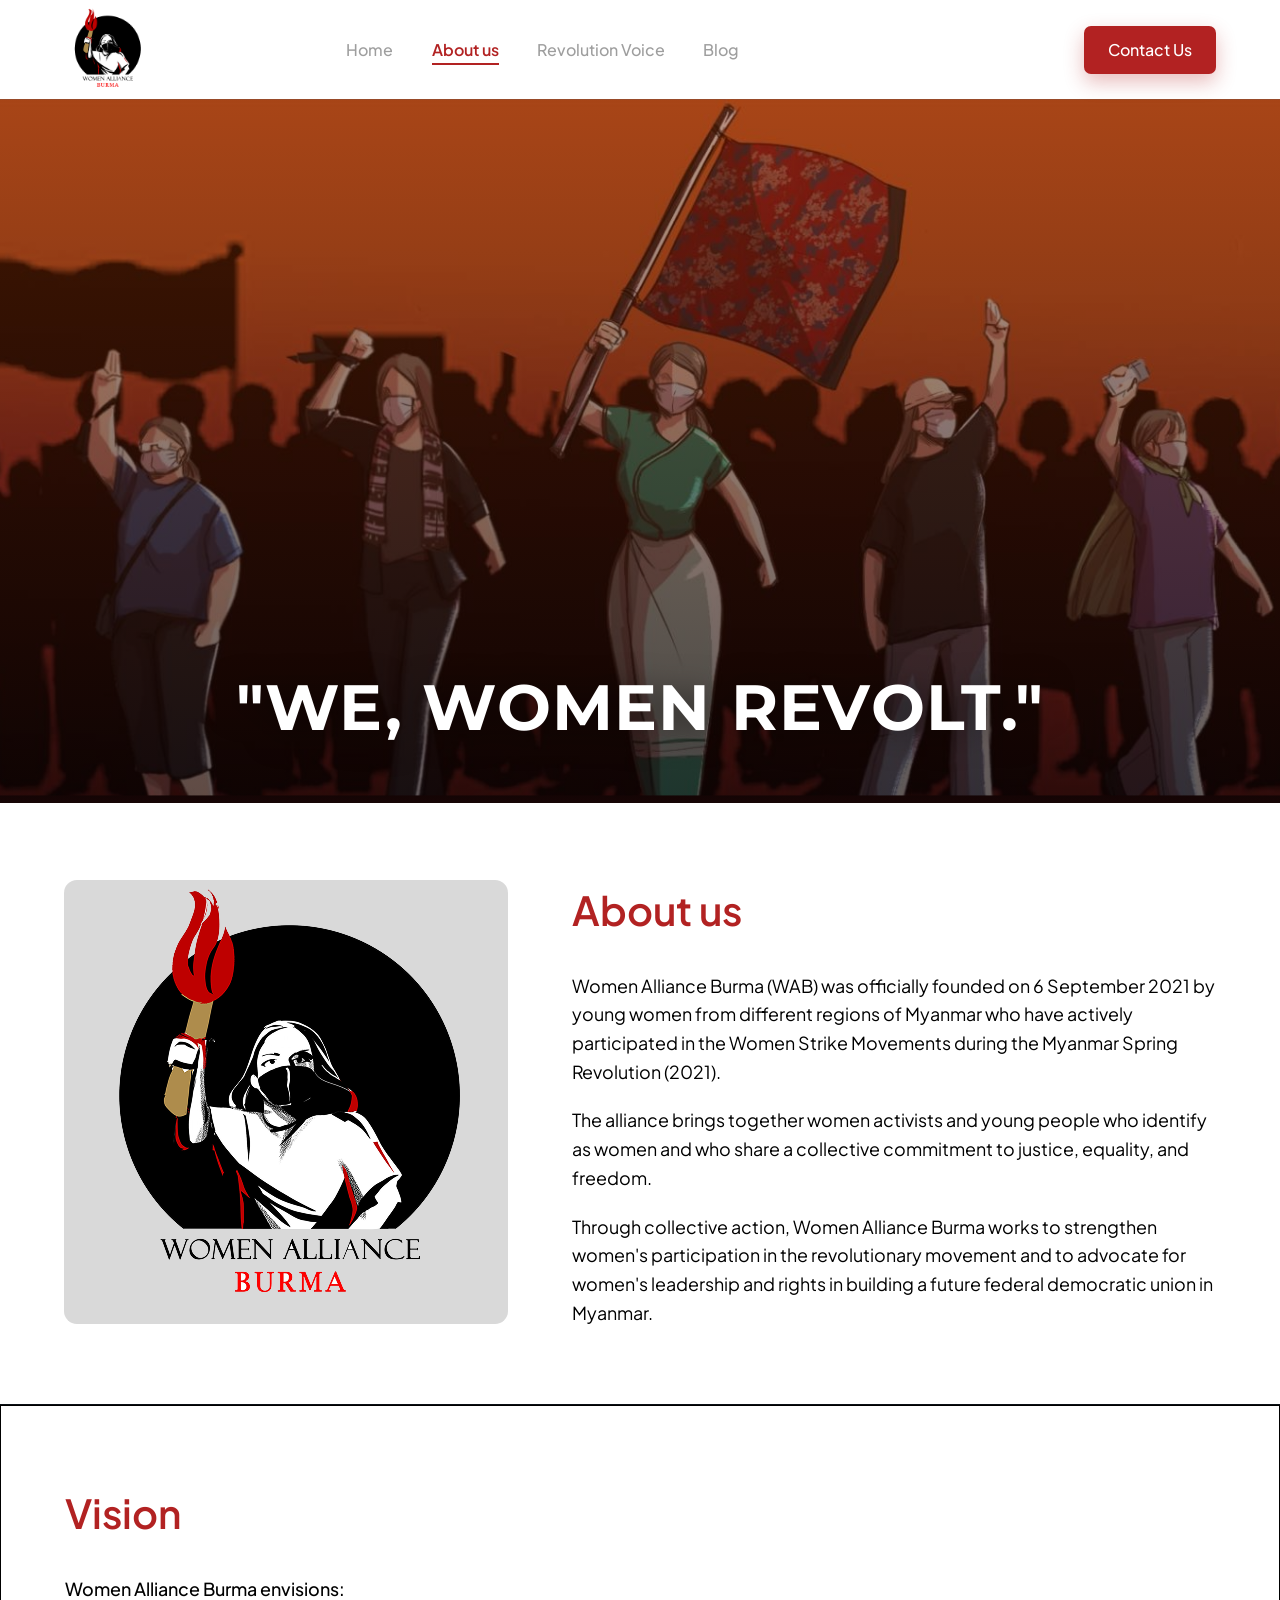
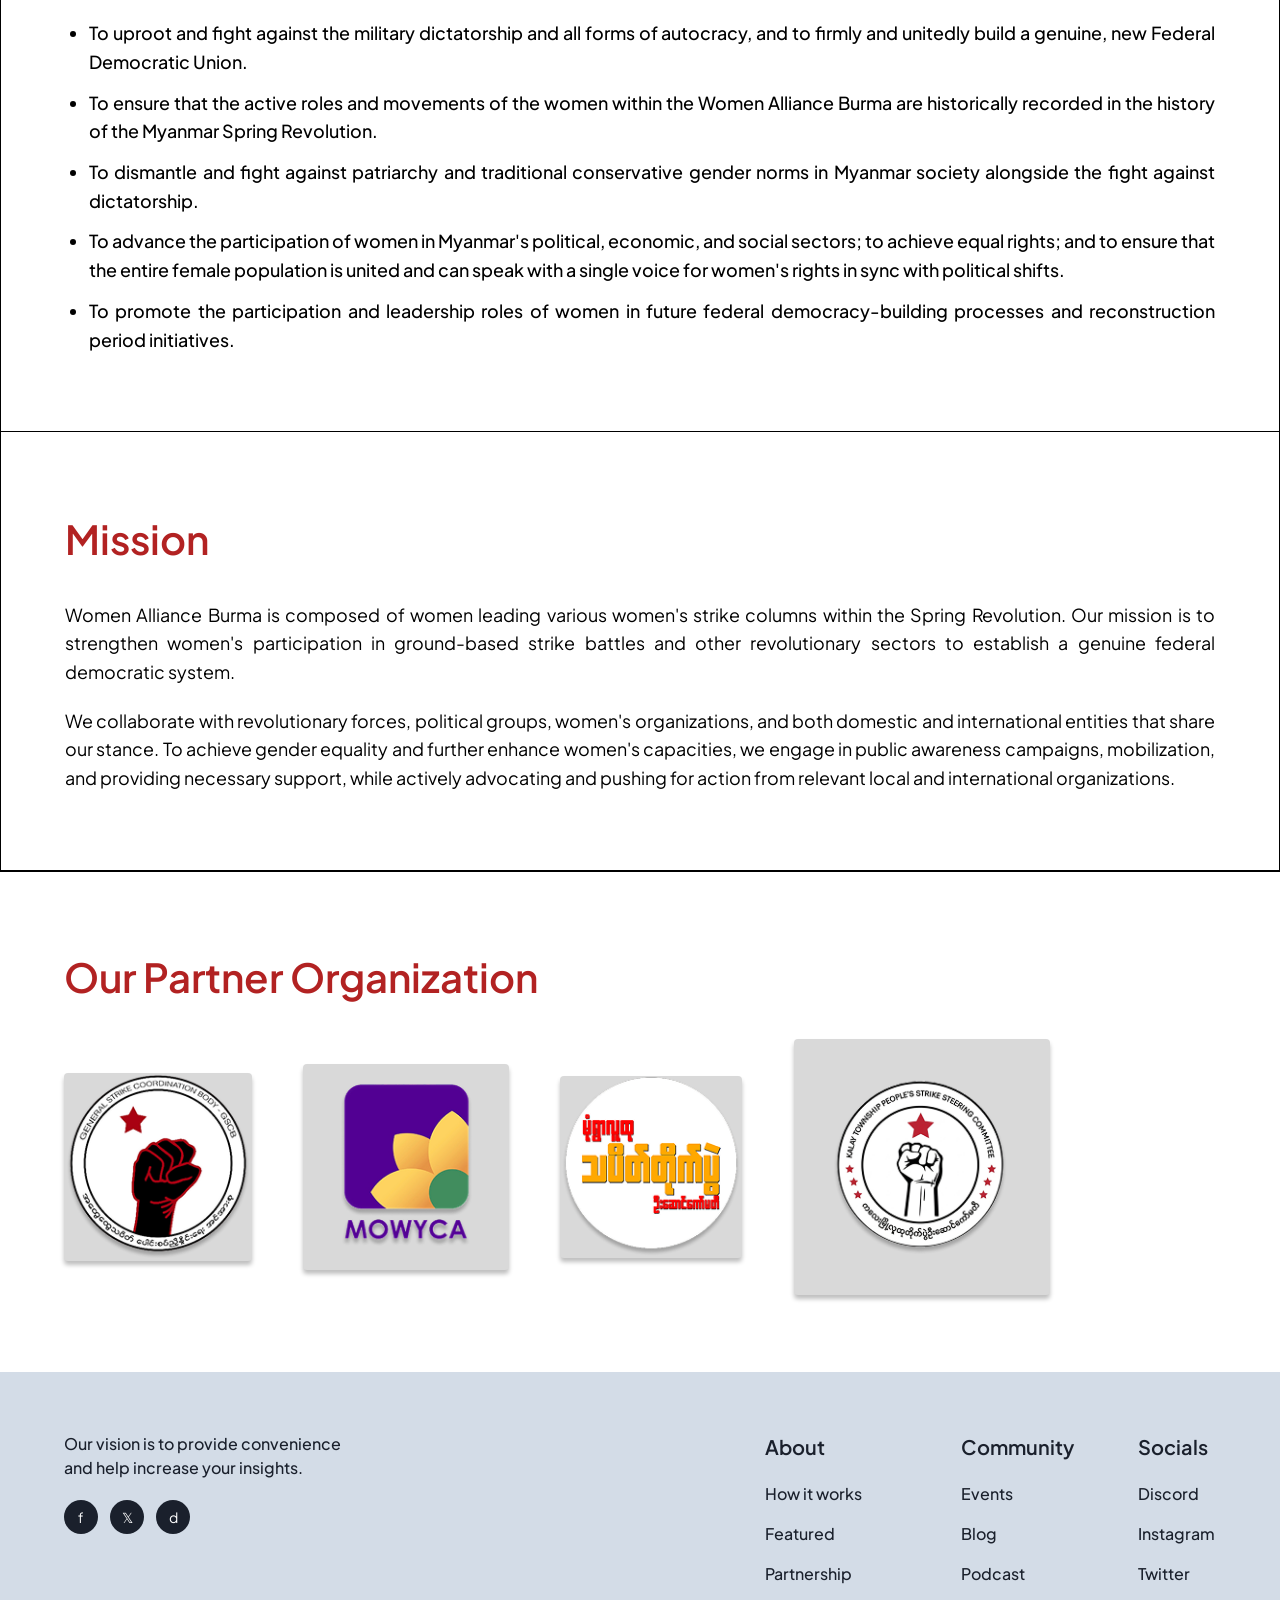
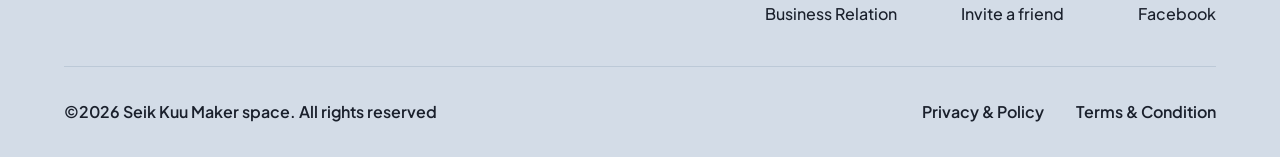
<file: about.html>
<!DOCTYPE html>
<html lang="en">
<head>
  <meta charset="UTF-8" />
  <meta name="viewport" content="width=device-width, initial-scale=1.0" />
  <title>About Us – Women Alliance Burma</title>

  <link rel="preconnect" href="https://fonts.googleapis.com" />
  <link rel="preconnect" href="https://fonts.gstatic.com" crossorigin />
  <link
    href="https://fonts.googleapis.com/css2?family=Montserrat:wght@400;600;700;900&family=Plus+Jakarta+Sans:wght@400;500;600;700&display=swap"
    rel="stylesheet"
  />

  <!-- Global theme (shared across every page) -->
  <link rel="stylesheet" href="theme.css" />

  <!-- About-page specific styles -->
  <link rel="stylesheet" href="about.css" />
</head>

<body class="about-page">

  <!-- ════════════════════════════════════════
       NAVBAR
  ════════════════════════════════════════ -->
  <header class="navbar" id="navbar">
    <div class="navbar__inner">

      <a href="index.html" class="navbar__logo" aria-label="Women Alliance Burma – Home">
        <img
          src="assets/WAB logo.png"
          alt="Women Alliance Burma logo"
          width="86" height="86"
          onerror="this.style.background='#B22222'"
        />
      </a>

      <nav class="navbar__nav" aria-label="Primary navigation">
        <a href="index.html"            class="navbar__link">Home</a>
        <a href="about.html"            class="navbar__link active">About us</a>
        <a href="revolution-voice.html" class="navbar__link">Revolution Voice</a>
        <a href="blog.html"             class="navbar__link">Blog</a>
        <a href="contact.html"          class="navbar__link navbar__link--mobile">Contact Us</a>
      </nav>

      <div class="navbar__cta">
        <a href="contact.html" class="btn btn--primary">Contact Us</a>
      </div>

      <button class="navbar__hamburger" aria-label="Toggle menu" aria-expanded="false">
        <span></span>
        <span></span>
        <span></span>
      </button>

    </div>
  </header>

  <!-- ════════════════════════════════════════
       MAIN CONTENT
  ════════════════════════════════════════ -->
  <main class="page-content">

    <!-- ── HERO ── -->
    <section class="hero" aria-label="Hero banner">
      <img
        class="hero__bg"
        src="assets/WABCV.png"
        alt="Women marching during Myanmar Spring Revolution"
      />
      <div class="hero__overlay" aria-hidden="true"></div>
      <div class="hero__content">
        <h1 class="hero__headline">"We, Women Revolt."</h1>
      </div>
    </section>

    <!-- ── ABOUT INTRO ── -->
    <section class="about-intro reveal" aria-labelledby="about-heading">
      <div class="about-intro__inner">

        <!-- Left: org image / logo -->
        <img
          class="about-intro__image"
          src="assets/WAB logo.png"
          alt="Women Alliance Burma – organisation photo"
          width="444" height="444"
          loading="lazy"
        />

        <!-- Right: body text -->
        <div>
          <h2 id="about-heading" class="about-heading">About us</h2>
          <div class="about-intro__text">
            <p>
              Women Alliance Burma (WAB) was officially founded on 6 September 2021
              by young women from different regions of Myanmar who have actively
              participated in the Women Strike Movements during the Myanmar Spring
              Revolution (2021).
            </p>
            <p>
              The alliance brings together women activists and young people who
              identify as women and who share a collective commitment to justice,
              equality, and freedom.
            </p>
            <p>
              Through collective action, Women Alliance Burma works to strengthen
              women's participation in the revolutionary movement and to advocate
              for women's leadership and rights in building a future federal
              democratic union in Myanmar.
            </p>
          </div>
        </div>

      </div>
    </section>

    <!-- ── VISION & MISSION (bordered box) ── -->
    <div class="vision-mission-wrapper" role="region" aria-label="Vision and Mission">

      <!-- VISION -->
      <section class="vision-section reveal" aria-labelledby="vision-heading">
        <div class="vision-section__inner">
          <h2 id="vision-heading" class="about-heading">Vision</h2>

          <p class="vision-intro">Women Alliance Burma envisions:</p>

          <ul class="vision-list">
            <li>
              To uproot and fight against the military dictatorship and all forms of
              autocracy, and to firmly and unitedly build a genuine, new Federal
              Democratic Union.
            </li>
            <li>
              To ensure that the active roles and movements of the women within the
              Women Alliance Burma are historically recorded in the history of the
              Myanmar Spring Revolution.
            </li>
            <li>
              To dismantle and fight against patriarchy and traditional conservative
              gender norms in Myanmar society alongside the fight against dictatorship.
            </li>
            <li>
              To advance the participation of women in Myanmar's political, economic,
              and social sectors; to achieve equal rights; and to ensure that the
              entire female population is united and can speak with a single voice
              for women's rights in sync with political shifts.
            </li>
            <li>
              To promote the participation and leadership roles of women in future
              federal democracy-building processes and reconstruction period initiatives.
            </li>
          </ul>
        </div>
      </section>

      <!-- MISSION -->
      <section class="mission-section reveal" aria-labelledby="mission-heading">
        <div class="mission-section__inner">
          <h2 id="mission-heading" class="about-heading">Mission</h2>

          <div class="mission-text">
            <p>
              Women Alliance Burma is composed of women leading various women's strike
              columns within the Spring Revolution. Our mission is to strengthen
              women's participation in ground-based strike battles and other
              revolutionary sectors to establish a genuine federal democratic system.
            </p>
            <p>
              We collaborate with revolutionary forces, political groups, women's
              organizations, and both domestic and international entities that share
              our stance. To achieve gender equality and further enhance women's
              capacities, we engage in public awareness campaigns, mobilization, and
              providing necessary support, while actively advocating and pushing for
              action from relevant local and international organizations.
            </p>
          </div>
        </div>
      </section>

    </div><!-- /.vision-mission-wrapper -->

    <!-- ── PARTNER ORGANIZATIONS ── -->
    <section class="partners-section reveal" aria-labelledby="partners-heading">
      <div class="partners-section__inner">
        <h2 id="partners-heading" class="about-heading">Our Partner Organization</h2>

        <div class="partners-grid">
          <!-- Replace src values with real partner logos -->
          <img
            class="partner-logo partner-logo--sm"
            src="assets/gscb 1.png"
            alt="Partner organization 1"
            loading="lazy"
          />
          <img
            class="partner-logo partner-logo--md"
            src="assets/mowyca 1.png"
            alt="Partner organization 2 – MOWYCA"
            loading="lazy"
          />
          <img
            class="partner-logo partner-logo--smd"
            src="assets/monywa 1.png"
            alt="Partner organization 3"
            loading="lazy"
          />
          <img
            class="partner-logo partner-logo--lg"
            src="assets/partner.png"
            alt="Partner organization 4"
            loading="lazy"
          />
        </div>
      </div>
    </section>

  </main>

  <!-- ════════════════════════════════════════
       FOOTER
  ════════════════════════════════════════ -->
  <footer class="footer" aria-label="Site footer">

    <div class="footer__inner">

      <div class="footer__brand">
        <p class="footer__brand-tagline">
          Our vision is to provide convenience and help increase your insights.
        </p>
        <div class="footer__socials-icons" aria-label="Social media links">
          <a href="https://facebook.com"  class="footer__icon" aria-label="Facebook">f</a>
          <a href="https://twitter.com"   class="footer__icon" aria-label="Twitter">𝕏</a>
          <a href="https://discord.com"   class="footer__icon" aria-label="Discord">d</a>
        </div>
      </div>

      <div class="footer__col">
        <p class="footer__col-head">About</p>
        <nav class="footer__col-links" aria-label="About links">
          <a href="#">How it works</a>
          <a href="#">Featured</a>
          <a href="#">Partnership</a>
          <a href="#">Business Relation</a>
        </nav>
      </div>

      <div class="footer__col">
        <p class="footer__col-head">Community</p>
        <nav class="footer__col-links" aria-label="Community links">
          <a href="#">Events</a>
          <a href="#">Blog</a>
          <a href="#">Podcast</a>
          <a href="#">Invite a friend</a>
        </nav>
      </div>

      <div class="footer__col">
        <p class="footer__col-head">Socials</p>
        <nav class="footer__col-links" aria-label="Social links">
          <a href="https://discord.com"   target="_blank" rel="noopener">Discord</a>
          <a href="https://instagram.com" target="_blank" rel="noopener">Instagram</a>
          <a href="https://twitter.com"   target="_blank" rel="noopener">Twitter</a>
          <a href="https://facebook.com"  target="_blank" rel="noopener">Facebook</a>
        </nav>
      </div>

    </div>

    <div class="footer__bottom">
      <span class="footer__copy">©2026 Seik Kuu Maker space. All rights reserved</span>
      <nav class="footer__legal" aria-label="Legal links">
        <a href="#">Privacy &amp; Policy</a>
        <a href="#">Terms &amp; Condition</a>
      </nav>
    </div>

  </footer>

  <!-- ════════════════════════════════════════
       SCRIPTS
  ════════════════════════════════════════ -->
  <script>
    /* Navbar scroll shadow */
    const navbar = document.getElementById('navbar');
    window.addEventListener('scroll', () => {
      navbar.classList.toggle('scrolled', window.scrollY > 10);
    }, { passive: true });

    /* ── Hamburger menu toggle ── */
    const hamburger = document.querySelector('.navbar__hamburger');
    const nav = document.querySelector('.navbar__nav');
    hamburger.addEventListener('click', () => {
      const isOpen = nav.classList.contains('navbar__nav--open');
      nav.classList.toggle('navbar__nav--open', !isOpen);
      hamburger.setAttribute('aria-expanded', !isOpen);
    });

    /* Scroll-reveal */
    const observer = new IntersectionObserver((entries) => {
      entries.forEach(entry => {
        if (entry.isIntersecting) {
          entry.target.classList.add('visible');
          observer.unobserve(entry.target);
        }
      });
    }, { threshold: 0.08 });

    document.querySelectorAll('.reveal').forEach(el => observer.observe(el));
  </script>

</body>
</html>
</file>
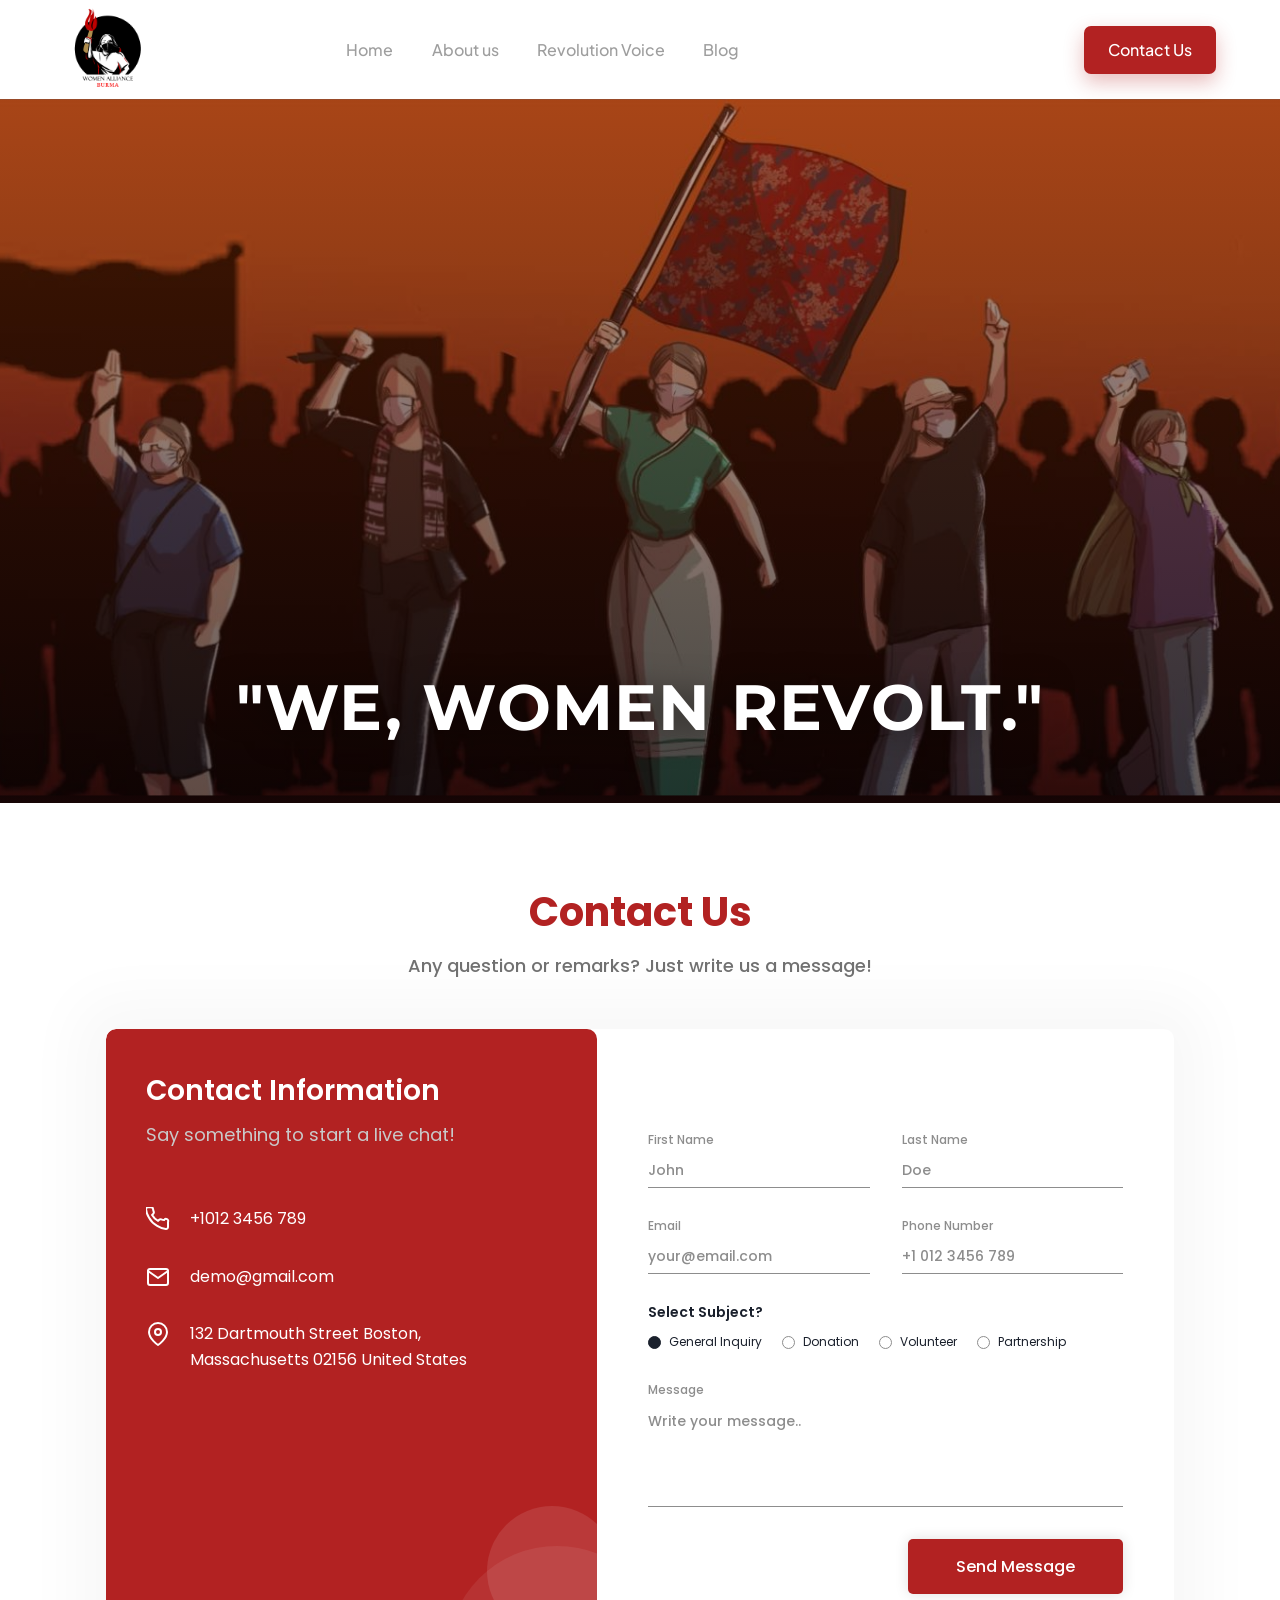
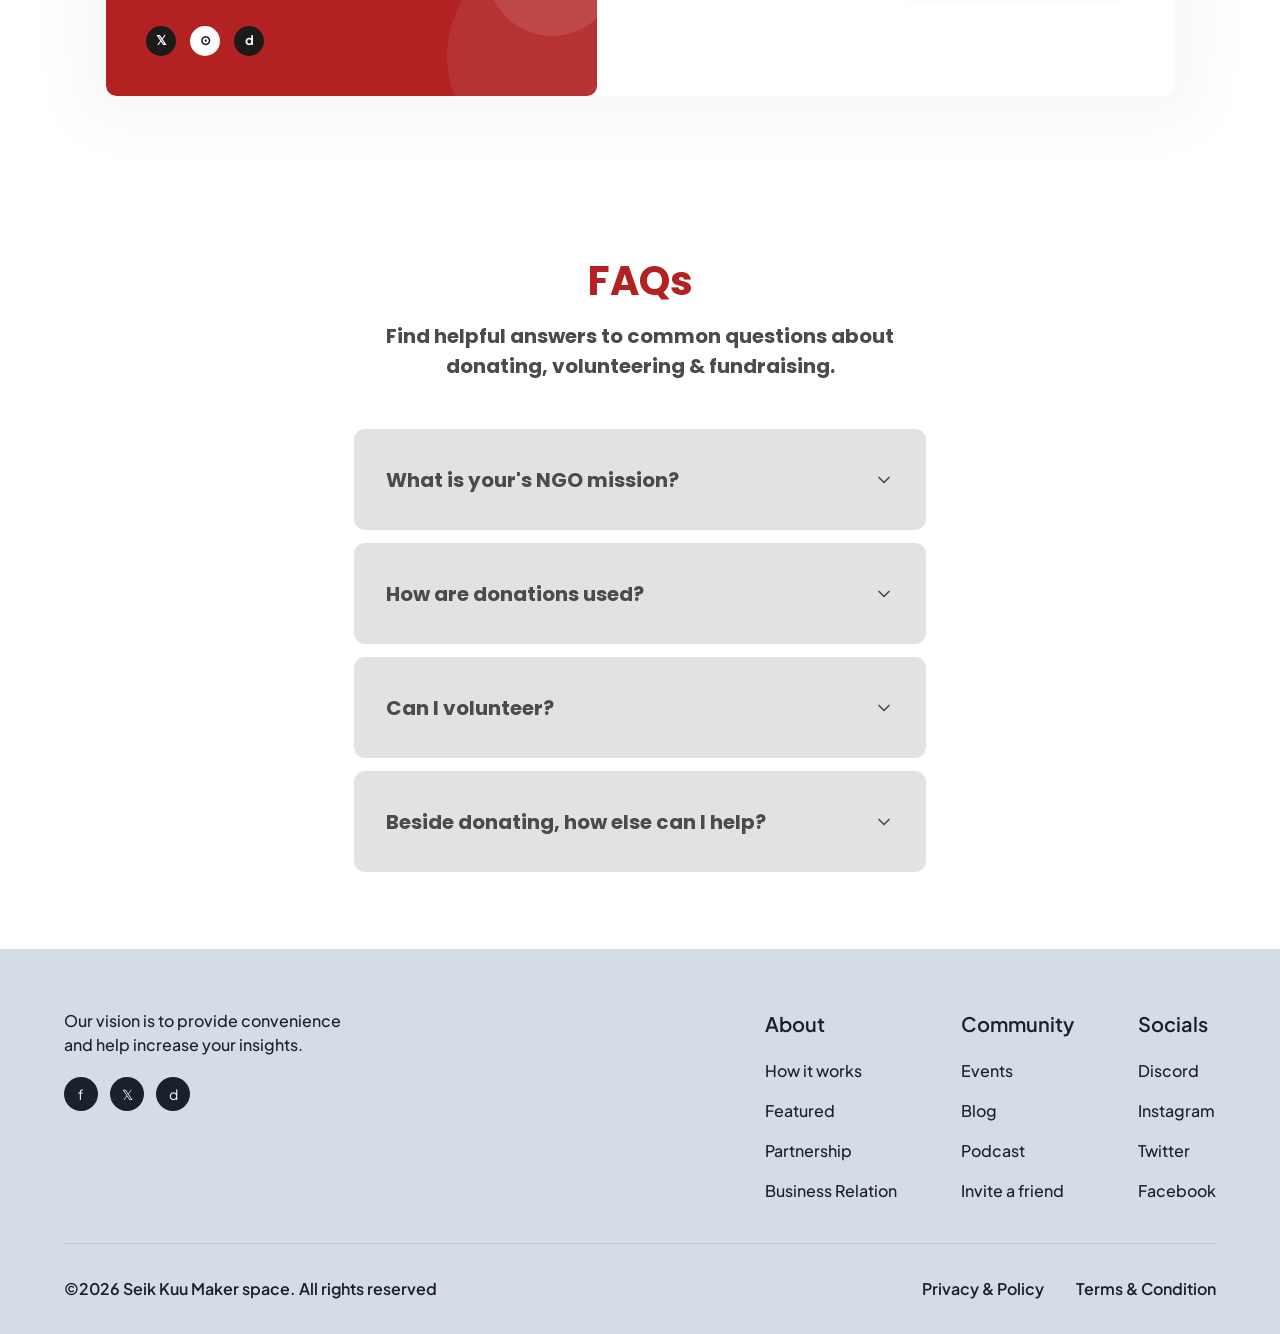
<file: contact.html>
<!DOCTYPE html>
<html lang="en">
<head>
  <meta charset="UTF-8" />
  <meta name="viewport" content="width=device-width, initial-scale=1.0" />
  <title>Contact Us – Women Alliance Burma</title>

  <link rel="preconnect" href="https://fonts.googleapis.com" />
  <link rel="preconnect" href="https://fonts.gstatic.com" crossorigin />
  <link
    href="https://fonts.googleapis.com/css2?family=Montserrat:wght@400;600;700;900&family=Plus+Jakarta+Sans:wght@400;500;600;700&family=Poppins:wght@400;500;600;700&display=swap"
    rel="stylesheet"
  />

  <!-- Global theme (shared across every page) -->
  <link rel="stylesheet" href="theme.css" />

  <!-- Contact-page specific styles -->
  <link rel="stylesheet" href="contact.css" />
</head>

<body class="contact-page">

  <!-- ════════════════════════════════════════
       NAVBAR
  ════════════════════════════════════════ -->
  <header class="navbar" id="navbar">
    <div class="navbar__inner">

      <a href="index.html" class="navbar__logo" aria-label="Women Alliance Burma – Home">
        <img
          src="assets/WAB logo.png"
          alt="Women Alliance Burma logo"
          width="86" height="86"
          onerror="this.style.background='#B22222'"
        />
      </a>

      <nav class="navbar__nav" aria-label="Primary navigation">
        <a href="index.html"            class="navbar__link">Home</a>
        <a href="about.html"            class="navbar__link">About us</a>
        <a href="revolution-voice.html" class="navbar__link">Revolution Voice</a>
        <a href="blog.html"             class="navbar__link">Blog</a>
        <a href="contact.html"          class="navbar__link navbar__link--mobile">Contact Us</a>
      </nav>

      <div class="navbar__cta">
        <a href="contact.html" class="btn btn--primary">Contact Us</a>
      </div>

      <button class="navbar__hamburger" aria-label="Toggle menu" aria-expanded="false">
        <span></span>
        <span></span>
        <span></span>
      </button>

    </div>
  </header>

  <!-- ════════════════════════════════════════
       MAIN CONTENT
  ════════════════════════════════════════ -->
  <main class="page-content">

    <!-- ── HERO ── -->
    <section class="hero" aria-label="Hero banner">
      <img
        class="hero__bg"
        src="assets/WABCV.png"
        alt="Women marching during Myanmar Spring Revolution"
      />
      <div class="hero__overlay" aria-hidden="true"></div>
      <div class="hero__content">
        <h1 class="hero__headline">"We, Women Revolt."</h1>
      </div>
    </section>

    <!-- ── CONTACT SECTION ── -->
    <section class="contact-section reveal" aria-labelledby="contact-heading">
      <div class="contact-section__inner">

        <h2 id="contact-heading" class="contact-section__heading">Contact Us</h2>
        <p class="contact-section__subheading">Any question or remarks? Just write us a message!</p>

        <!-- Card: info panel + form -->
        <div class="contact-card">

          <!-- Left: contact info -->
          <aside class="contact-info" aria-label="Contact information">
            <h3 class="contact-info__title">Contact Information</h3>
            <p class="contact-info__tagline">Say something to start a live chat!</p>

            <ul class="contact-info__list" role="list">

              <!-- Phone -->
              <li class="contact-info__item">
                <svg class="contact-info__icon" viewBox="0 0 24 24" aria-hidden="true">
                  <path d="M22 16.92v3a2 2 0 01-2.18 2 19.79 19.79 0 01-8.63-3.07A19.5 19.5 0 013.07 10.8a19.79 19.79 0 01-3.07-8.7A2 2 0 012 .18h3a2 2 0 012 1.72 12.84 12.84 0 00.7 2.81 2 2 0 01-.45 2.11L6.09 7.91a16 16 0 006 6l1.09-1.09a2 2 0 012.11-.45 12.84 12.84 0 002.81.7A2 2 0 0122 14.92z"/>
                </svg>
                <span class="contact-info__text">+1012 3456 789</span>
              </li>

              <!-- Email -->
              <li class="contact-info__item">
                <svg class="contact-info__icon" viewBox="0 0 24 24" aria-hidden="true">
                  <path d="M4 4h16c1.1 0 2 .9 2 2v12c0 1.1-.9 2-2 2H4c-1.1 0-2-.9-2-2V6c0-1.1.9-2 2-2z"/>
                  <polyline points="22,6 12,13 2,6"/>
                </svg>
                <span class="contact-info__text">demo@gmail.com</span>
              </li>

              <!-- Address -->
              <li class="contact-info__item">
                <svg class="contact-info__icon" viewBox="0 0 24 24" aria-hidden="true">
                  <path d="M21 10c0 7-9 13-9 13s-9-6-9-13a9 9 0 0118 0z"/>
                  <circle cx="12" cy="10" r="3"/>
                </svg>
                <span class="contact-info__text">
                  132 Dartmouth Street Boston,<br>
                  Massachusetts 02156 United States
                </span>
              </li>

            </ul>

            <!-- Social icons -->
            <div class="contact-info__socials" aria-label="Social media">
              <a href="https://twitter.com"   class="contact-info__social-btn contact-info__social-btn--dark"  aria-label="Twitter"   target="_blank" rel="noopener">𝕏</a>
              <a href="https://instagram.com" class="contact-info__social-btn contact-info__social-btn--light" aria-label="Instagram" target="_blank" rel="noopener">⊙</a>
              <a href="https://discord.com"   class="contact-info__social-btn contact-info__social-btn--dark"  aria-label="Discord"   target="_blank" rel="noopener">d</a>
            </div>
          </aside>

          <!-- Right: form -->
          <div class="contact-form-panel">
            <form class="contact-form" id="contactForm" novalidate aria-label="Contact form">

              <!-- Row 1: First Name + Last Name -->
              <div class="form-row">
                <div class="form-field">
                  <label for="first-name">First Name</label>
                  <input
                    class="form-input"
                    type="text"
                    id="first-name"
                    name="first_name"
                    placeholder="John"
                    required
                    autocomplete="given-name"
                  />
                </div>
                <div class="form-field">
                  <label for="last-name">Last Name</label>
                  <input
                    class="form-input"
                    type="text"
                    id="last-name"
                    name="last_name"
                    placeholder="Doe"
                    required
                    autocomplete="family-name"
                  />
                </div>
              </div>

              <!-- Row 2: Email + Phone -->
              <div class="form-row">
                <div class="form-field">
                  <label for="contact-email">Email</label>
                  <input
                    class="form-input"
                    type="email"
                    id="contact-email"
                    name="email"
                    placeholder="your@email.com"
                    required
                    autocomplete="email"
                  />
                </div>
                <div class="form-field">
                  <label for="contact-phone">Phone Number</label>
                  <input
                    class="form-input"
                    type="tel"
                    id="contact-phone"
                    name="phone"
                    placeholder="+1 012 3456 789"
                    autocomplete="tel"
                  />
                </div>
              </div>

              <!-- Subject radio group -->
              <div class="form-subject" role="group" aria-labelledby="subject-label">
                <span id="subject-label" class="form-subject__label">Select Subject?</span>
                <div class="subject-options">
                  <label class="subject-option">
                    <input type="radio" name="subject" value="general" checked />
                    General Inquiry
                  </label>
                  <label class="subject-option">
                    <input type="radio" name="subject" value="donation" />
                    Donation
                  </label>
                  <label class="subject-option">
                    <input type="radio" name="subject" value="volunteer" />
                    Volunteer
                  </label>
                  <label class="subject-option">
                    <input type="radio" name="subject" value="partnership" />
                    Partnership
                  </label>
                </div>
              </div>

              <!-- Message -->
              <div class="form-field">
                <label for="contact-message">Message</label>
                <textarea
                  class="form-textarea"
                  id="contact-message"
                  name="message"
                  placeholder="Write your message.."
                  required
                  rows="4"
                ></textarea>
              </div>

              <!-- Feedback -->
              <div class="form-message" id="formMessage" role="alert" aria-live="polite"></div>

              <!-- Submit -->
              <div class="form-submit-row">
                <button type="submit" class="form-submit">Send Message</button>
              </div>

            </form>
          </div><!-- /.contact-form-panel -->

        </div><!-- /.contact-card -->
      </div>
    </section>

    <!-- ── FAQ SECTION ── -->
    <section class="faq-section reveal" aria-labelledby="faq-heading">
      <div class="faq-section__inner">

        <h2 id="faq-heading" class="faq-section__heading">FAQs</h2>
        <p class="faq-section__subheading">
          Find helpful answers to common questions about donating, volunteering &amp; fundraising.
        </p>

        <ul class="faq-list" role="list">

          <li class="faq-item">
            <button class="faq-item__btn" aria-expanded="false">
              <span class="faq-item__question">What is your's NGO mission?</span>
              <svg class="faq-item__chevron" viewBox="0 0 24 24" fill="none" stroke="currentColor" stroke-width="2" stroke-linecap="round" stroke-linejoin="round" aria-hidden="true">
                <polyline points="6 9 12 15 18 9"/>
              </svg>
            </button>
            <div class="faq-item__answer" hidden>
              <div class="faq-item__answer-inner">
                Women Alliance Burma's mission is to strengthen women's participation in the Spring Revolution and to advocate for women's leadership and rights in building a future federal democratic union in Myanmar.
              </div>
            </div>
          </li>

          <li class="faq-item">
            <button class="faq-item__btn" aria-expanded="false">
              <span class="faq-item__question">How are donations used?</span>
              <svg class="faq-item__chevron" viewBox="0 0 24 24" fill="none" stroke="currentColor" stroke-width="2" stroke-linecap="round" stroke-linejoin="round" aria-hidden="true">
                <polyline points="6 9 12 15 18 9"/>
              </svg>
            </button>
            <div class="faq-item__answer" hidden>
              <div class="faq-item__answer-inner">
                All donations go directly toward supporting women activists, funding awareness campaigns, providing emergency relief, and organizing community programs that advance gender equality and democratic values in Myanmar.
              </div>
            </div>
          </li>

          <li class="faq-item">
            <button class="faq-item__btn" aria-expanded="false">
              <span class="faq-item__question">Can I volunteer?</span>
              <svg class="faq-item__chevron" viewBox="0 0 24 24" fill="none" stroke="currentColor" stroke-width="2" stroke-linecap="round" stroke-linejoin="round" aria-hidden="true">
                <polyline points="6 9 12 15 18 9"/>
              </svg>
            </button>
            <div class="faq-item__answer" hidden>
              <div class="faq-item__answer-inner">
                Yes! We welcome volunteers who share our commitment to justice and equality. Please use the contact form above to get in touch and tell us how you'd like to help.
              </div>
            </div>
          </li>

          <li class="faq-item">
            <button class="faq-item__btn" aria-expanded="false">
              <span class="faq-item__question">Beside donating, how else can I help?</span>
              <svg class="faq-item__chevron" viewBox="0 0 24 24" fill="none" stroke="currentColor" stroke-width="2" stroke-linecap="round" stroke-linejoin="round" aria-hidden="true">
                <polyline points="6 9 12 15 18 9"/>
              </svg>
            </button>
            <div class="faq-item__answer" hidden>
              <div class="faq-item__answer-inner">
                You can help by raising awareness on social media, sharing our stories and campaigns, inviting friends to join our community, partnering with us as an organization, or attending our events and fundraisers.
              </div>
            </div>
          </li>

        </ul>
      </div>
    </section>

  </main>

  <!-- ════════════════════════════════════════
       FOOTER
  ════════════════════════════════════════ -->
  <footer class="footer" aria-label="Site footer">

    <div class="footer__inner">

      <div class="footer__brand">
        <p class="footer__brand-tagline">
          Our vision is to provide convenience and help increase your insights.
        </p>
        <div class="footer__socials-icons" aria-label="Social media links">
          <a href="https://facebook.com"  class="footer__icon" aria-label="Facebook">f</a>
          <a href="https://twitter.com"   class="footer__icon" aria-label="Twitter">𝕏</a>
          <a href="https://discord.com"   class="footer__icon" aria-label="Discord">d</a>
        </div>
      </div>

      <div class="footer__col">
        <p class="footer__col-head">About</p>
        <nav class="footer__col-links" aria-label="About links">
          <a href="#">How it works</a>
          <a href="#">Featured</a>
          <a href="#">Partnership</a>
          <a href="#">Business Relation</a>
        </nav>
      </div>

      <div class="footer__col">
        <p class="footer__col-head">Community</p>
        <nav class="footer__col-links" aria-label="Community links">
          <a href="#">Events</a>
          <a href="#">Blog</a>
          <a href="#">Podcast</a>
          <a href="#">Invite a friend</a>
        </nav>
      </div>

      <div class="footer__col">
        <p class="footer__col-head">Socials</p>
        <nav class="footer__col-links" aria-label="Social links">
          <a href="https://discord.com"   target="_blank" rel="noopener">Discord</a>
          <a href="https://instagram.com" target="_blank" rel="noopener">Instagram</a>
          <a href="https://twitter.com"   target="_blank" rel="noopener">Twitter</a>
          <a href="https://facebook.com"  target="_blank" rel="noopener">Facebook</a>
        </nav>
      </div>

    </div>

    <div class="footer__bottom">
      <span class="footer__copy">©2026 Seik Kuu Maker space. All rights reserved</span>
      <nav class="footer__legal" aria-label="Legal links">
        <a href="#">Privacy &amp; Policy</a>
        <a href="#">Terms &amp; Condition</a>
      </nav>
    </div>

  </footer>

  <!-- ════════════════════════════════════════
       SCRIPTS
  ════════════════════════════════════════ -->
  <script>
    /* ── Navbar scroll shadow ── */
    const navbar = document.getElementById('navbar');
    window.addEventListener('scroll', () => {
      navbar.classList.toggle('scrolled', window.scrollY > 10);
    }, { passive: true });

    /* ── Hamburger menu toggle ── */
    const hamburger = document.querySelector('.navbar__hamburger');
    const nav = document.querySelector('.navbar__nav');
    hamburger.addEventListener('click', () => {
      const isOpen = nav.classList.contains('navbar__nav--open');
      nav.classList.toggle('navbar__nav--open', !isOpen);
      hamburger.setAttribute('aria-expanded', !isOpen);
    });

    /* ── Scroll-reveal ── */
    const revealObserver = new IntersectionObserver((entries) => {
      entries.forEach(entry => {
        if (entry.isIntersecting) {
          entry.target.classList.add('visible');
          revealObserver.unobserve(entry.target);
        }
      });
    }, { threshold: 0.08 });
    document.querySelectorAll('.reveal').forEach(el => revealObserver.observe(el));

    /* ── FAQ accordion ── */
    document.querySelectorAll('.faq-item__btn').forEach(btn => {
      btn.addEventListener('click', () => {
        const item   = btn.closest('.faq-item');
        const answer = item.querySelector('.faq-item__answer');
        const isOpen = item.classList.contains('open');

        // Close all
        document.querySelectorAll('.faq-item').forEach(i => {
          i.classList.remove('open');
          i.querySelector('.faq-item__btn').setAttribute('aria-expanded', 'false');
          i.querySelector('.faq-item__answer').hidden = true;
        });

        // Open clicked (toggle)
        if (!isOpen) {
          item.classList.add('open');
          btn.setAttribute('aria-expanded', 'true');
          answer.hidden = false;
        }
      });
    });

    /* ── Form submission ── */
    const form = document.getElementById('contactForm');
    const msg  = document.getElementById('formMessage');

    form.addEventListener('submit', function (e) {
      e.preventDefault();

      const firstName = form.querySelector('#first-name').value.trim();
      const lastName  = form.querySelector('#last-name').value.trim();
      const email     = form.querySelector('#contact-email').value.trim();
      const message   = form.querySelector('#contact-message').value.trim();

      if (!firstName || !lastName || !email || !message) {
        showMessage('Please fill in all required fields.', 'error');
        return;
      }

      const emailRegex = /^[^\s@]+@[^\s@]+\.[^\s@]+$/;
      if (!emailRegex.test(email)) {
        showMessage('Please enter a valid email address.', 'error');
        return;
      }

      const submitBtn = form.querySelector('.form-submit');
      submitBtn.disabled = true;
      submitBtn.textContent = 'Sending…';

      // Replace with your real fetch/POST call
      setTimeout(() => {
        form.reset();
        submitBtn.disabled = false;
        submitBtn.textContent = 'Send Message';
        showMessage('Thank you! Your message has been sent. We\'ll get back to you soon.', 'success');
      }, 1200);
    });

    function showMessage(text, type) {
      msg.textContent = text;
      msg.className = 'form-message ' + type;
      msg.scrollIntoView({ behavior: 'smooth', block: 'nearest' });
    }
  </script>

</body>
</html>
</file>
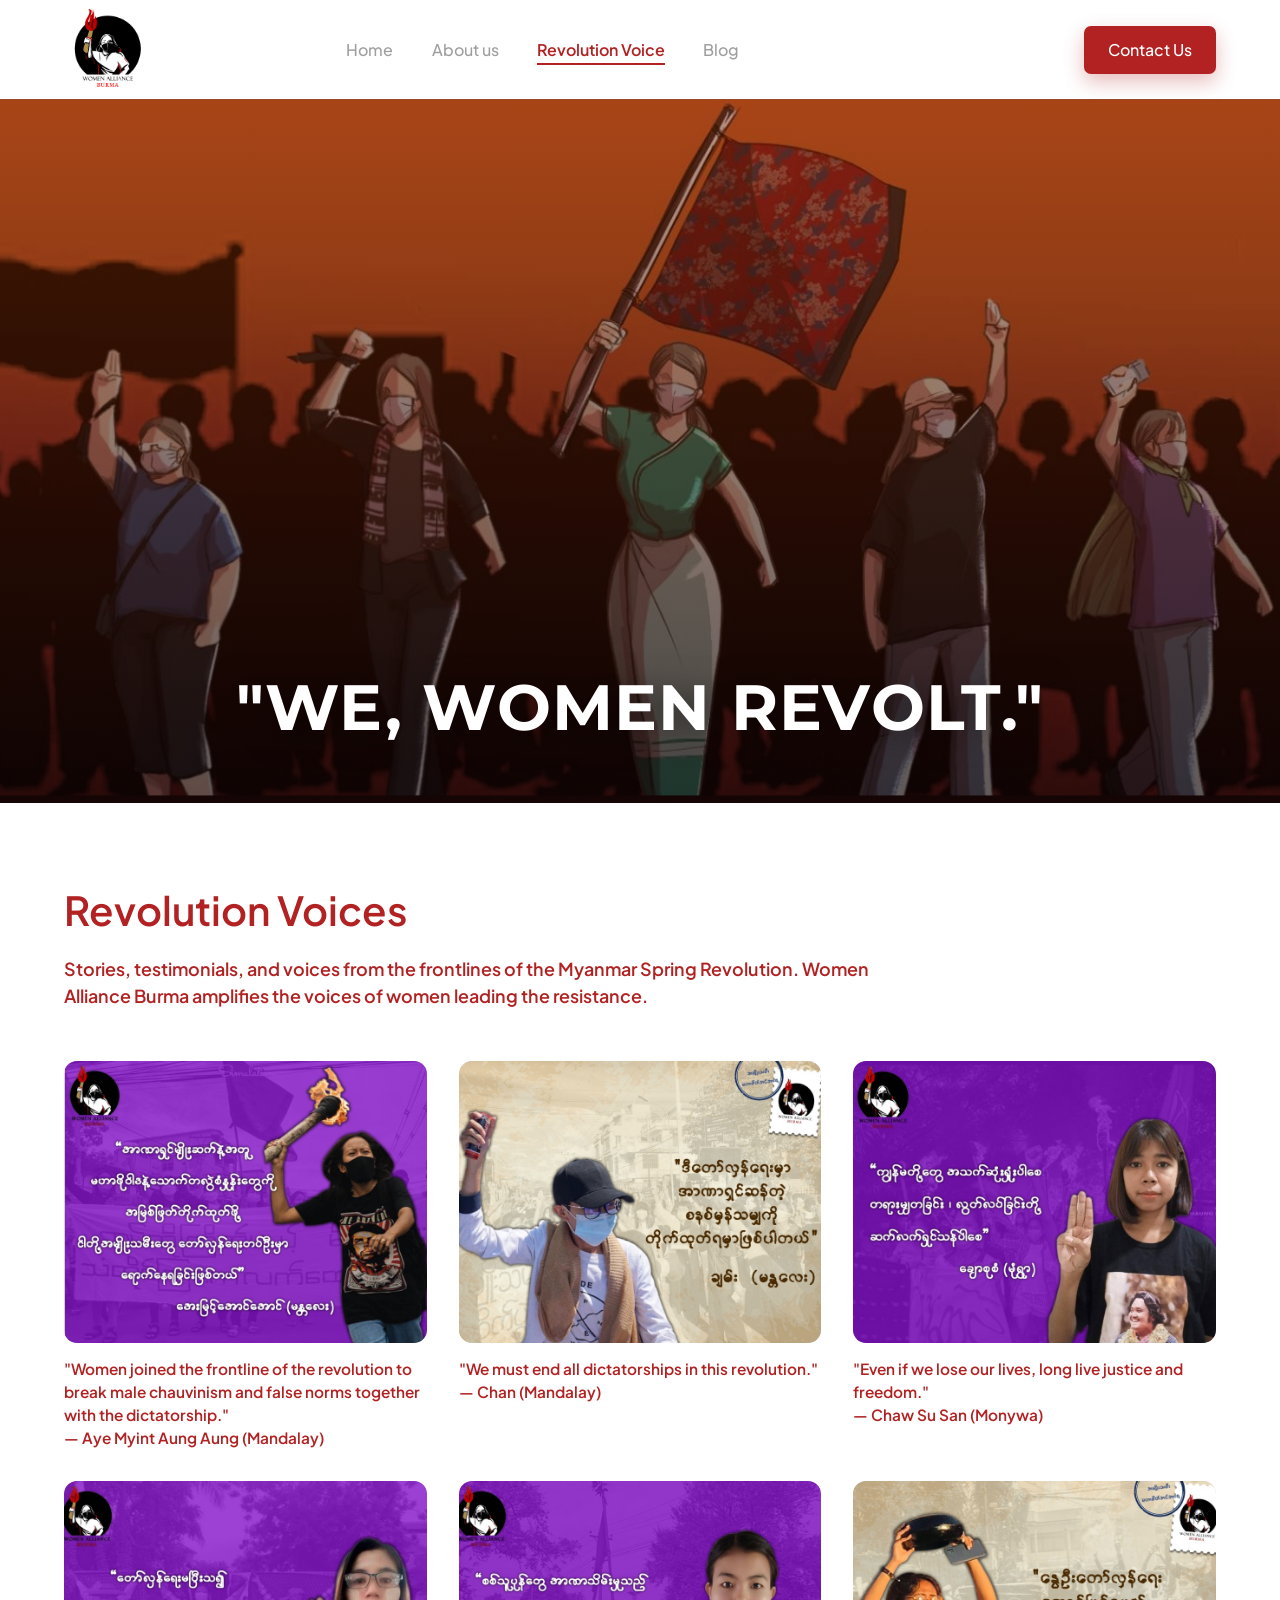
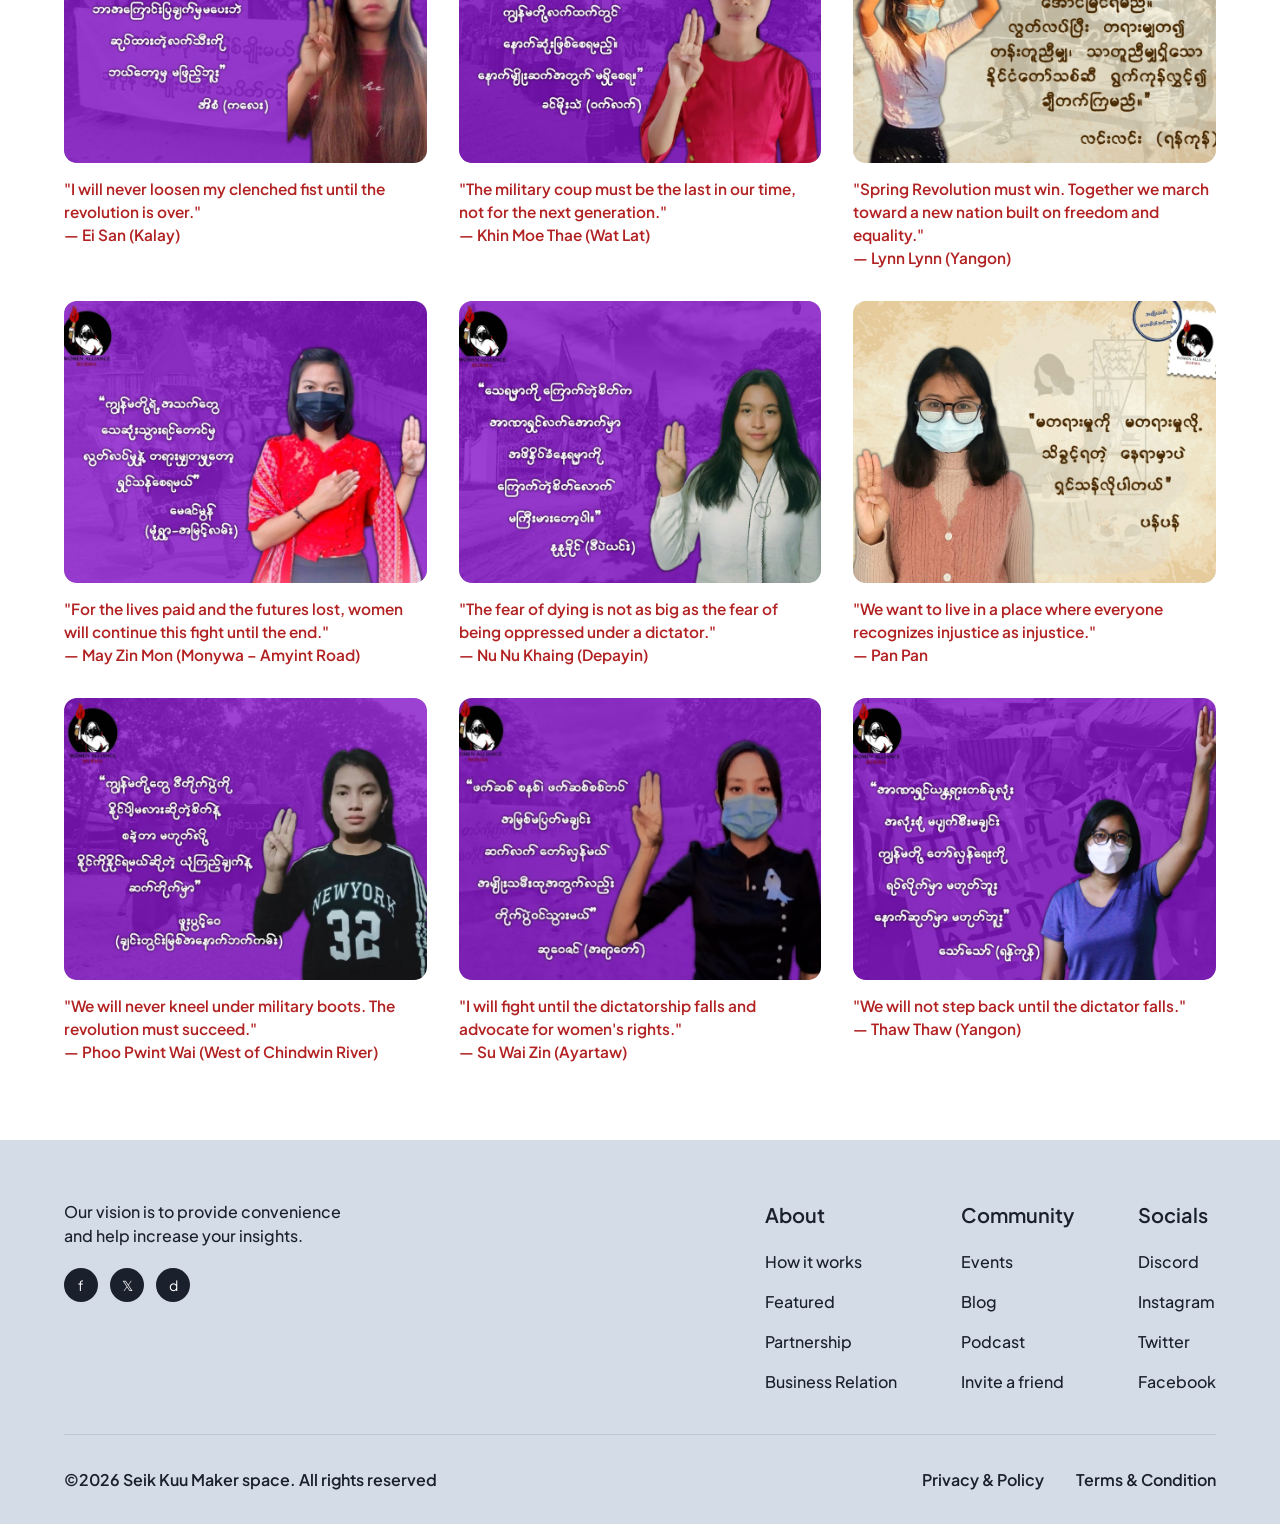
<file: revolution-voice.html>
<!DOCTYPE html>
<html lang="en">
<head>
  <meta charset="UTF-8" />
  <meta name="viewport" content="width=device-width, initial-scale=1.0" />
  <title>Revolution Voice – Women Alliance Burma</title>

  <link rel="preconnect" href="https://fonts.googleapis.com" />
  <link rel="preconnect" href="https://fonts.gstatic.com" crossorigin />
  <link
    href="https://fonts.googleapis.com/css2?family=Montserrat:wght@400;600;700;900&family=Plus+Jakarta+Sans:wght@400;500;600;700&display=swap"
    rel="stylesheet"
  />

  <!-- Global theme (shared across every page) -->
  <link rel="stylesheet" href="theme.css" />

  <!-- Revolution Voice page specific styles -->
  <link rel="stylesheet" href="revolution-voice.css" />
</head>

<body>

  <!-- ════════════════════════════════════════
       NAVBAR
  ════════════════════════════════════════ -->
  <header class="navbar" id="navbar">
    <div class="navbar__inner">

      <a href="index.html" class="navbar__logo" aria-label="Women Alliance Burma – Home">
        <img
          src="assets/WAB logo.png"
          alt="Women Alliance Burma logo"
          width="86" height="86"
          onerror="this.style.background='#B22222'"
        />
      </a>

      <nav class="navbar__nav" aria-label="Primary navigation">
        <a href="index.html"            class="navbar__link">Home</a>
        <a href="about.html"            class="navbar__link">About us</a>
        <a href="revolution-voice.html" class="navbar__link active">Revolution Voice</a>
        <a href="blog.html"             class="navbar__link">Blog</a>
        <a href="contact.html"          class="navbar__link navbar__link--mobile">Contact Us</a>
      </nav>

      <div class="navbar__cta">
        <a href="contact.html" class="btn btn--primary">Contact Us</a>
      </div>

      <button class="navbar__hamburger" aria-label="Toggle menu" aria-expanded="false">
        <span></span>
        <span></span>
        <span></span>
      </button>

    </div>
  </header>

  <!-- ════════════════════════════════════════
       MAIN CONTENT
  ════════════════════════════════════════ -->
  <main class="page-content">

    <!-- ── HERO ── -->
    <section class="hero" aria-label="Hero banner">
      <img
        class="hero__bg"
        src="assets/WABCV.png"
        alt="Women marching during Myanmar Spring Revolution"
      />
      <div class="hero__overlay" aria-hidden="true"></div>
      <div class="hero__content">
        <h1 class="hero__headline">"We, Women Revolt."</h1>
      </div>
    </section>

    <!-- ── REVOLUTION VOICES ── -->
    <section class="voices-section" aria-labelledby="voices-heading">

      <div class="voices-section__header">
        <h2 id="voices-heading" class="voices-heading">Revolution Voices</h2>
        <p class="voices-subheading">
          Stories, testimonials, and voices from the frontlines of the Myanmar
          Spring Revolution. Women Alliance Burma amplifies the voices of women
          leading the resistance.
        </p>
      </div>

      <div class="voices-grid-wrapper">
        <div class="voices-grid">

          <!-- ── Row 1 ── -->
          <article class="voice-card reveal">
            <div class="voice-card__image-wrap">
              <img
                src="assets/Mask group.png"
                alt="Aye Myint Aung Aung from Mandalay"
                loading="lazy"
                onload="this.closest('.voice-card__image-wrap').classList.add('loaded')"
              />
            </div>
            <p class="voice-card__quote">
              "Women joined the frontline of the revolution to break male chauvinism
              and false norms together with the dictatorship."
              <br/>— Aye Myint Aung Aung (Mandalay)
            </p>
          </article>

          <article class="voice-card reveal">
            <div class="voice-card__image-wrap">
              <img
                src="assets/Mask group (1).png"
                alt="Chan from Mandalay"
                loading="lazy"
                onload="this.closest('.voice-card__image-wrap').classList.add('loaded')"
              />
            </div>
            <p class="voice-card__quote">
              "We must end all dictatorships in this revolution."
              <br/>— Chan (Mandalay)
            </p>
          </article>

          <article class="voice-card reveal">
            <div class="voice-card__image-wrap">
              <img
                src="assets/Mask group (2).png"
                alt="Chaw Su San from Monywa"
                loading="lazy"
                onload="this.closest('.voice-card__image-wrap').classList.add('loaded')"
              />
            </div>
            <p class="voice-card__quote">
              "Even if we lose our lives, long live justice and freedom."
              <br/>— Chaw Su San (Monywa)
            </p>
          </article>

          <!-- ── Row 2 ── -->
          <article class="voice-card reveal">
            <div class="voice-card__image-wrap">
              <img
                src="assets/Mask group (3).png"
                alt="Ei San from Kalay"
                loading="lazy"
                onload="this.closest('.voice-card__image-wrap').classList.add('loaded')"
              />
            </div>
            <p class="voice-card__quote">
              "I will never loosen my clenched fist until the revolution is over."
              <br/>— Ei San (Kalay)
            </p>
          </article>

          <article class="voice-card reveal">
            <div class="voice-card__image-wrap">
              <img
                src="assets/Mask group (4).png"
                alt="Khin Moe Thae from Wat Lat"
                loading="lazy"
                onload="this.closest('.voice-card__image-wrap').classList.add('loaded')"
              />
            </div>
            <p class="voice-card__quote">
              "The military coup must be the last in our time, not for the next generation."
              <br/>— Khin Moe Thae (Wat Lat)
            </p>
          </article>

          <article class="voice-card reveal">
            <div class="voice-card__image-wrap">
              <img
                src="assets/Mask group (5).png"
                alt="Lynn Lynn from Yangon"
                loading="lazy"
                onload="this.closest('.voice-card__image-wrap').classList.add('loaded')"
              />
            </div>
            <p class="voice-card__quote">
              "Spring Revolution must win. Together we march toward a new nation
              built on freedom and equality."
              <br/>— Lynn Lynn (Yangon)
            </p>
          </article>

          <!-- ── Row 3 ── -->
          <article class="voice-card reveal">
            <div class="voice-card__image-wrap">
              <img
                src="assets/Mask group (6).png"
                alt="May Zin Mon from Monywa – Amyint Road"
                loading="lazy"
                onload="this.closest('.voice-card__image-wrap').classList.add('loaded')"
              />
            </div>
            <p class="voice-card__quote">
              "For the lives paid and the futures lost, women will continue this
              fight until the end."
              <br/>— May Zin Mon (Monywa – Amyint Road)
            </p>
          </article>

          <article class="voice-card reveal">
            <div class="voice-card__image-wrap">
              <img
                src="assets/Mask group (7).png"
                alt="Nu Nu Khaing from Depayin"
                loading="lazy"
                onload="this.closest('.voice-card__image-wrap').classList.add('loaded')"
              />
            </div>
            <p class="voice-card__quote">
              "The fear of dying is not as big as the fear of being oppressed
              under a dictator."
              <br/>— Nu Nu Khaing (Depayin)
            </p>
          </article>

          <article class="voice-card reveal">
            <div class="voice-card__image-wrap">
              <img
                src="assets/Mask group (8).png"
                alt="Pan Pan"
                loading="lazy"
                onload="this.closest('.voice-card__image-wrap').classList.add('loaded')"
              />
            </div>
            <p class="voice-card__quote">
              "We want to live in a place where everyone recognizes injustice as injustice."
              <br/>— Pan Pan
            </p>
          </article>

          <!-- ── Row 4 ── -->
          <article class="voice-card reveal">
            <div class="voice-card__image-wrap">
              <img
                src="assets/Mask group (9).png"
                alt="Phoo Pwint Wai from West of Chindwin River"
                loading="lazy"
                onload="this.closest('.voice-card__image-wrap').classList.add('loaded')"
              />
            </div>
            <p class="voice-card__quote">
              "We will never kneel under military boots. The revolution must succeed."
              <br/>— Phoo Pwint Wai (West of Chindwin River)
            </p>
          </article>

          <article class="voice-card reveal">
            <div class="voice-card__image-wrap">
              <img
                src="assets/Mask group (10).png"
                alt="Su Wai Zin from Ayartaw"
                loading="lazy"
                onload="this.closest('.voice-card__image-wrap').classList.add('loaded')"
              />
            </div>
            <p class="voice-card__quote">
              "I will fight until the dictatorship falls and advocate for women's rights."
              <br/>— Su Wai Zin (Ayartaw)
            </p>
          </article>

          <article class="voice-card reveal">
            <div class="voice-card__image-wrap">
              <img
                src="assets/Mask group (11).png"
                alt="Thaw Thaw from Yangon"
                loading="lazy"
                onload="this.closest('.voice-card__image-wrap').classList.add('loaded')"
              />
            </div>
            <p class="voice-card__quote">
              "We will not step back until the dictator falls."
              <br/>— Thaw Thaw (Yangon)
            </p>
          </article>

        </div><!-- /.voices-grid -->
      </div><!-- /.voices-grid-wrapper -->

    </section>

  </main>

  <!-- ════════════════════════════════════════
       FOOTER
  ════════════════════════════════════════ -->
  <footer class="footer" aria-label="Site footer">

    <div class="footer__inner">

      <div class="footer__brand">
        <p class="footer__brand-tagline">
          Our vision is to provide convenience and help increase your insights.
        </p>
        <div class="footer__socials-icons" aria-label="Social media links">
          <a href="https://facebook.com"  class="footer__icon" aria-label="Facebook">f</a>
          <a href="https://twitter.com"   class="footer__icon" aria-label="Twitter">𝕏</a>
          <a href="https://discord.com"   class="footer__icon" aria-label="Discord">d</a>
        </div>
      </div>

      <div class="footer__col">
        <p class="footer__col-head">About</p>
        <nav class="footer__col-links" aria-label="About links">
          <a href="#">How it works</a>
          <a href="#">Featured</a>
          <a href="#">Partnership</a>
          <a href="#">Business Relation</a>
        </nav>
      </div>

      <div class="footer__col">
        <p class="footer__col-head">Community</p>
        <nav class="footer__col-links" aria-label="Community links">
          <a href="#">Events</a>
          <a href="#">Blog</a>
          <a href="#">Podcast</a>
          <a href="#">Invite a friend</a>
        </nav>
      </div>

      <div class="footer__col">
        <p class="footer__col-head">Socials</p>
        <nav class="footer__col-links" aria-label="Social links">
          <a href="https://discord.com"   target="_blank" rel="noopener">Discord</a>
          <a href="https://instagram.com" target="_blank" rel="noopener">Instagram</a>
          <a href="https://twitter.com"   target="_blank" rel="noopener">Twitter</a>
          <a href="https://facebook.com"  target="_blank" rel="noopener">Facebook</a>
        </nav>
      </div>

    </div>

    <div class="footer__bottom">
      <span class="footer__copy">©2026 Seik Kuu Maker space. All rights reserved</span>
      <nav class="footer__legal" aria-label="Legal links">
        <a href="#">Privacy &amp; Policy</a>
        <a href="#">Terms &amp; Condition</a>
      </nav>
    </div>

  </footer>

  <!-- ════════════════════════════════════════
       SCRIPTS
  ════════════════════════════════════════ -->
  <script>
    /* Navbar scroll shadow */
    const navbar = document.getElementById('navbar');
    window.addEventListener('scroll', () => {
      navbar.classList.toggle('scrolled', window.scrollY > 10);
    }, { passive: true });

    /* ── Hamburger menu toggle ── */
    const hamburger = document.querySelector('.navbar__hamburger');
    const nav = document.querySelector('.navbar__nav');
    hamburger.addEventListener('click', () => {
      const isOpen = nav.classList.contains('navbar__nav--open');
      nav.classList.toggle('navbar__nav--open', !isOpen);
      hamburger.setAttribute('aria-expanded', !isOpen);
    });

    /* Scroll-reveal for voice cards */
    const observer = new IntersectionObserver((entries) => {
      entries.forEach(entry => {
        if (entry.isIntersecting) {
          entry.target.classList.add('visible');
          observer.unobserve(entry.target);
        }
      });
    }, { threshold: 0.08 });

    document.querySelectorAll('.reveal').forEach(el => observer.observe(el));
  </script>

</body>
</html>
</file>
<file: theme.css>
/* ============================================
   WOMEN ALLIANCE BURMA — GLOBAL THEME
   theme.css · Used across all pages
   ============================================ */

/* ── Google Fonts ── */
@import url('https://fonts.googleapis.com/css2?family=Montserrat:wght@400;600;700;900&family=Plus+Jakarta+Sans:wght@400;500;600;700&display=swap');

/* ── CSS Custom Properties ── */
:root {
  /* Brand Colors */
  --color-crimson:       #B22222;
  --color-crimson-dark:  #8B0000;
  --color-crimson-light: #D94040;
  --color-crimson-muted: rgba(178, 34, 34, 0.08);

  --color-navy-bg:   #CED7E4;
  --color-footer-bg: #D3DCE7;
  --color-white:     #FFFFFF;
  --color-ink:       #1A202C;
  --color-muted:     #9E9E9E;
  --color-gray-card: #D9D9D9;
  --color-border:    rgba(72, 98, 132, 0.16);

  /* Typography */
  --font-display: 'Montserrat', sans-serif;
  --font-body:    'Plus Jakarta Sans', sans-serif;

  /* Font Sizes */
  --fs-hero:    clamp(40px, 5vw, 64px);
  --fs-section: clamp(20px, 2.5vw, 24px);
  --fs-card:    18px;
  --fs-body:    clamp(16px, 1.5vw, 20px);
  --fs-small:   16px;
  --fs-footer-head: 20px;

  /* Spacing */
  --nav-height:     99px;
  --max-width:      1440px;
  --content-width:  1280px;
  --gutter:         clamp(24px, 5vw, 90px);
  --section-gap:    clamp(48px, 6vw, 80px);

  /* Radius */
  --radius-card: 13px;
  --radius-btn:  7px;
  --radius-full: 9999px;

  /* Shadows */
  --shadow-card: 0 4px 24px rgba(26, 32, 44, 0.08);
  --shadow-btn:  0 8px 20px rgba(178, 34, 34, 0.30);

  /* Transitions */
  --transition-fast:   150ms ease;
  --transition-base:   250ms ease;
  --transition-smooth: 400ms cubic-bezier(0.4, 0, 0.2, 1);
}

/* ── Reset & Base ── */
*, *::before, *::after {
  box-sizing: border-box;
  margin: 0;
  padding: 0;
}

html {
  scroll-behavior: smooth;
  -webkit-font-smoothing: antialiased;
  -moz-osx-font-smoothing: grayscale;
  overflow-x: hidden;
}

body {
  font-family: var(--font-body);
  font-size: var(--fs-small);
  color: var(--color-ink);
  background: var(--color-white);
  line-height: 1.6;
}

img {
  display: block;
  max-width: 100%;
  height: auto;
}

a {
  text-decoration: none;
  color: inherit;
}

ul, ol { list-style: none; }

/* ── Utility Classes ── */
.container {
  width: 100%;
  max-width: var(--content-width);
  margin-inline: auto;
  padding-inline: var(--gutter);
}

.sr-only {
  position: absolute;
  width: 1px; height: 1px;
  padding: 0; margin: -1px;
  overflow: hidden;
  clip: rect(0,0,0,0);
  white-space: nowrap;
  border: 0;
}

/* ── Navbar ── */
.navbar {
  position: fixed;
  top: 0; left: 0; right: 0;
  z-index: 1000;
  height: var(--nav-height);
  background: var(--color-white);
  display: flex;
  align-items: center;
  box-shadow: 0 1px 0 var(--color-border);
  transition: box-shadow var(--transition-base);
}

.navbar.scrolled {
  box-shadow: 0 4px 24px rgba(26,32,44,0.10);
}

.navbar__inner {
  width: 100%;
  max-width: var(--max-width);
  margin-inline: auto;
  padding-inline: var(--gutter);
  display: flex;
  align-items: center;
  gap: 48px;
}

.navbar__logo {
  width: 86px;
  height: 86px;
  flex-shrink: 0;
}

.navbar__logo img {
  width: 100%;
  height: 100%;
  object-fit: contain;
}

.navbar__nav {
  display: flex;
  align-items: center;
  gap: clamp(20px, 3vw, 46px);
  margin-inline: auto;
}

.navbar__link {
  font-family: var(--font-body);
  font-size: var(--fs-small);
  font-weight: 500;
  color: var(--color-muted);
  line-height: 1.5;
  position: relative;
  transition: color var(--transition-fast);
}

.navbar__link::after {
  content: '';
  position: absolute;
  bottom: -3px; left: 0;
  width: 0; height: 2px;
  background: var(--color-crimson);
  transition: width var(--transition-base);
}

.navbar__link:hover,
.navbar__link.active {
  color: var(--color-crimson);
  font-weight: 600;
}

.navbar__link:hover::after,
.navbar__link.active::after {
  width: 100%;
}

.navbar__cta {
  margin-left: auto;
  flex-shrink: 0;
}

.navbar__hamburger {
  display: none;
  flex-direction: column;
  justify-content: space-around;
  width: 24px;
  height: 24px;
  background: none;
  border: none;
  cursor: pointer;
  padding: 0;
  margin-left: auto;
}

.navbar__hamburger span {
  width: 24px;
  height: 2px;
  background: var(--color-ink);
  transition: all var(--transition-fast);
}

.navbar__link--mobile {
  display: none;
}

/* ── Button Component ── */
.btn {
  display: inline-flex;
  align-items: center;
  justify-content: center;
  gap: 8px;
  font-family: var(--font-body);
  font-size: var(--fs-small);
  font-weight: 500;
  line-height: 1.5;
  border: none;
  cursor: pointer;
  transition: background var(--transition-fast), box-shadow var(--transition-fast), transform var(--transition-fast);
  text-decoration: none;
}

.btn--primary {
  background: var(--color-crimson);
  color: var(--color-white);
  padding: 12px 24px;
  border-radius: var(--radius-btn);
  box-shadow: var(--shadow-btn);
}

.btn--primary:hover {
  background: var(--color-crimson-dark);
  box-shadow: 0 12px 28px rgba(178, 34, 34, 0.40);
  transform: translateY(-1px);
}

.btn--primary:active {
  transform: translateY(0);
}

.btn--outline {
  background: transparent;
  color: var(--color-crimson);
  padding: 10px 22px;
  border: 2px solid var(--color-crimson);
  border-radius: var(--radius-btn);
}

.btn--outline:hover {
  background: var(--color-crimson-muted);
}

/* ── Section Header ── */
.section-label {
  font-family: var(--font-body);
  font-size: var(--fs-section);
  font-weight: 700;
  color: var(--color-crimson);
  line-height: 1.5;
  margin-bottom: 12px;
}

.section-desc {
  font-family: var(--font-body);
  font-size: var(--fs-body);
  font-weight: 600;
  color: var(--color-crimson);
  line-height: 1.5;
  max-width: 900px;
  text-align: justify;
}

/* ── Card Component ── */
.card {
  background: var(--color-gray-card);
  border-radius: var(--radius-card);
  overflow: hidden;
  transition: transform var(--transition-smooth), box-shadow var(--transition-smooth);
}

.card:hover {
  transform: translateY(-4px);
  box-shadow: var(--shadow-card);
}

.card__image {
  width: 100%;
  aspect-ratio: 406 / 252;
  object-fit: cover;
  background: var(--color-gray-card);
  display: block;
}

.card__title {
  font-family: var(--font-body);
  font-size: var(--fs-card);
  font-weight: 700;
  color: var(--color-crimson);
  line-height: 1.5;
  padding: 12px 4px 4px;
  text-align: center;
}

/* ── 3-Column Grid ── */
.grid-3 {
  display: grid;
  grid-template-columns: repeat(3, 1fr);
  gap: clamp(20px, 3vw, 32px);
}

/* ── Footer ── */
.footer {
  background: var(--color-footer-bg);
  padding: 60px var(--gutter) 32px;
}

.footer__inner {
  max-width: var(--max-width);
  margin-inline: auto;
  display: grid;
  grid-template-columns: 1fr repeat(3, auto);
  gap: clamp(32px, 5vw, 80px);
  align-items: start;
  padding-bottom: 40px;
  border-bottom: 1px solid var(--color-border);
  margin-bottom: 32px;
}

.footer__brand-tagline {
  font-family: var(--font-body);
  font-size: var(--fs-small);
  font-weight: 500;
  color: var(--color-ink);
  line-height: 1.5;
  max-width: 292px;
  margin-bottom: 20px;
}

.footer__socials-icons {
  display: flex;
  gap: 12px;
}

.footer__icon {
  width: 34px; height: 34px;
  background: var(--color-ink);
  border-radius: var(--radius-full);
  display: flex; align-items: center; justify-content: center;
  color: var(--color-white);
  font-size: 14px;
  transition: background var(--transition-fast), transform var(--transition-fast);
  cursor: pointer;
}

.footer__icon:hover {
  background: var(--color-crimson);
  transform: scale(1.1);
}

.footer__col-head {
  font-family: var(--font-body);
  font-size: var(--fs-footer-head);
  font-weight: 600;
  color: var(--color-ink);
  line-height: 1.5;
  margin-bottom: 20px;
}

.footer__col-links {
  display: flex;
  flex-direction: column;
  gap: 16px;
}

.footer__col-links a {
  font-family: var(--font-body);
  font-size: var(--fs-small);
  font-weight: 500;
  color: var(--color-ink);
  line-height: 1.5;
  transition: color var(--transition-fast);
}

.footer__col-links a:hover {
  color: var(--color-crimson);
}

.footer__bottom {
  max-width: var(--max-width);
  margin-inline: auto;
  display: flex;
  justify-content: space-between;
  align-items: center;
  flex-wrap: wrap;
  gap: 16px;
}

.footer__copy {
  font-family: var(--font-body);
  font-size: var(--fs-small);
  font-weight: 600;
  color: var(--color-ink);
}

.footer__legal {
  display: flex;
  gap: 32px;
}

.footer__legal a {
  font-family: var(--font-body);
  font-size: var(--fs-small);
  font-weight: 600;
  color: var(--color-ink);
  transition: color var(--transition-fast);
}

.footer__legal a:hover {
  color: var(--color-crimson);
}

/* ── Page wrapper (offset for fixed nav) ── */
.page-content {
  padding-top: var(--nav-height);
}

/* ── Responsive ── */
@media (max-width: 1024px) {
  .grid-3 {
    grid-template-columns: repeat(2, 1fr);
  }

  .footer__inner {
    grid-template-columns: 1fr 1fr;
  }
}

@media (max-width: 768px) {
  :root { --nav-height: 72px; }

  .navbar__hamburger { display: flex; }

  .navbar__cta { display: none; }

  .navbar__nav {
    position: absolute;
    top: 100%;
    left: 0;
    right: 0;
    background: var(--color-white);
    flex-direction: column;
    align-items: stretch;
    gap: 0;
    padding: 16px 0;
    box-shadow: 0 4px 24px rgba(0,0,0,0.1);
    transform: translateY(-100%);
    opacity: 0;
    visibility: hidden;
    transition: all var(--transition-base);
  }

  .navbar__nav.navbar__nav--open {
    transform: translateY(0);
    opacity: 1;
    visibility: visible;
  }

  .navbar__link {
    padding: 12px var(--gutter);
    border-bottom: 1px solid var(--color-border);
  }

  .navbar__link:last-child {
    border-bottom: none;
  }

  .navbar__link--mobile { display: block; }

  .grid-3 {
    grid-template-columns: 1fr;
  }

  .footer__inner {
    grid-template-columns: 1fr;
  }

  .footer__bottom {
    flex-direction: column;
    align-items: flex-start;
  }
}

@media (max-width: 480px) {
  .hero__headline {
    font-size: 28px;
  }
}

/* ── Scroll reveal animation ── */
@keyframes fadeUp {
  from { opacity: 0; transform: translateY(24px); }
  to   { opacity: 1; transform: translateY(0); }
}

.reveal {
  opacity: 0;
  animation: fadeUp 0.6s ease forwards;
}

.reveal.visible { animation-play-state: running; }

/* Stagger helpers */
.reveal-delay-1 { animation-delay: 0.1s; }
.reveal-delay-2 { animation-delay: 0.2s; }
.reveal-delay-3 { animation-delay: 0.3s; }
.reveal-delay-4 { animation-delay: 0.4s; }
.reveal-delay-5 { animation-delay: 0.5s; }
.reveal-delay-6 { animation-delay: 0.6s; }
</file>
<file: about.css>
/* ============================================
   ABOUT US PAGE STYLES — about.css
   Requires theme.css to be loaded first.
   ============================================ */

/* ── Page-level section spacing ── */
.about-page section {
  padding-block: var(--section-gap);
}

/* ── Section headings (40px crimson) ── */
.about-heading {
  font-family: var(--font-body);
  font-size: clamp(28px, 3.5vw, 40px);
  font-weight: 600;
  color: var(--color-crimson);
  line-height: 1.5;
  margin-bottom: 32px;
}

/* ════════════════════════════════════
   HERO  (shared with index; identical)
════════════════════════════════════ */
.hero {
  position: relative;
  width: 100%;
  height: clamp(480px, 55vw, 713px);
  overflow: hidden;
  background: #1a0505;
}

.hero__bg {
  position: absolute;
  inset: 0;
  width: 100%;
  height: 100%;
  object-fit: cover;
  object-position: center top;
  filter: brightness(0.75);
}

.hero__overlay {
  position: absolute;
  inset: 0;
  background: linear-gradient(
    to bottom,
    rgba(180, 60, 0, 0.30) 0%,
    rgba(20, 5, 5, 0.55) 100%
  );
}

.hero__content {
  position: absolute;
  bottom: clamp(40px, 8%, 100px);
  left: 50%;
  transform: translateX(-50%);
  width: 90%;
  max-width: 980px;
  text-align: center;
}

.hero__headline {
  font-family: var(--font-display);
  font-size: var(--fs-hero);
  font-weight: 700;
  color: var(--color-white);
  text-transform: uppercase;
  line-height: 1.21;
  letter-spacing: 0.02em;
  text-shadow: 0 4px 32px rgba(0,0,0,0.50);
  animation: heroIn 0.9s cubic-bezier(0.22, 1, 0.36, 1) both;
}

@keyframes heroIn {
  from { opacity: 0; transform: translateY(30px); }
  to   { opacity: 1; transform: translateY(0); }
}

/* ════════════════════════════════════
   ABOUT INTRO  (2-col: image + text)
════════════════════════════════════ */
.about-intro {
  border-bottom: 1px solid var(--color-border);
}

.about-intro__inner {
  display: grid;
  grid-template-columns: 444px 1fr;
  gap: clamp(32px, 5vw, 80px);
  align-items: start;
  max-width: var(--max-width);
  margin-inline: auto;
  padding-inline: var(--gutter);
}

.about-intro__image {
  width: 100%;
  max-width: 444px;
  aspect-ratio: 1;
  object-fit: cover;
  border-radius: var(--radius-card);
  display: block;
  background: var(--color-gray-card);
}

.about-intro__text {
  font-family: var(--font-body);
  font-size: clamp(16px, 1.4vw, 20px);
  font-weight: 400;
  color: #000;
  line-height: 1.6;
}

.about-intro__text p + p {
  margin-top: 20px;
}

/* ════════════════════════════════════
   VISION & MISSION  (outlined box)
════════════════════════════════════ */
.vision-mission-wrapper {
  border: 1px solid #000;
  margin-inline: var(--gutter);
  max-width: calc(var(--max-width) - (var(--gutter) * 2));
  margin-inline: auto;
  /* the outline box shown in the design */
  outline: 1px solid #000;
}

/* Vision section */
.vision-section {
  padding: clamp(40px, 5vw, 80px) var(--gutter);
  border-bottom: 1px solid #000;
}

.vision-section__inner {
  max-width: var(--max-width);
  margin-inline: auto;
}

.vision-intro {
  font-family: var(--font-body);
  font-size: clamp(16px, 1.4vw, 20px);
  font-weight: 500;
  color: #000;
  line-height: 1.6;
  margin-bottom: 16px;
}

.vision-list {
  list-style: disc;
  padding-left: 24px;
  display: flex;
  flex-direction: column;
  gap: 12px;
}

.vision-list li {
  font-family: var(--font-body);
  font-size: clamp(16px, 1.4vw, 20px);
  font-weight: 500;
  color: #000;
  line-height: 1.6;
  text-align: justify;
}

/* Mission section */
.mission-section {
  padding: clamp(40px, 5vw, 80px) var(--gutter);
}

.mission-section__inner {
  max-width: var(--max-width);
  margin-inline: auto;
}

.mission-text {
  font-family: var(--font-body);
  font-size: clamp(16px, 1.4vw, 20px);
  font-weight: 400;
  color: #000;
  line-height: 1.6;
  text-align: justify;
}

.mission-text p + p {
  margin-top: 20px;
}

/* ════════════════════════════════════
   PARTNER ORGANIZATIONS
════════════════════════════════════ */
.partners-section {
  padding-block: var(--section-gap);
}

.partners-section__inner {
  max-width: var(--max-width);
  margin-inline: auto;
  padding-inline: var(--gutter);
}

.partners-grid {
  display: flex;
  flex-wrap: wrap;
  align-items: center;
  gap: clamp(24px, 4vw, 56px);
  margin-top: 8px;
}

.partner-logo {
  width: auto;
  object-fit: contain;
  box-shadow: 0 4px 4px rgba(0,0,0,0.25);
  border-radius: 4px;
  background: var(--color-gray-card);
  transition: transform var(--transition-smooth), box-shadow var(--transition-smooth);
}

.partner-logo:hover {
  transform: translateY(-4px) scale(1.04);
  box-shadow: 0 10px 24px rgba(0,0,0,0.18);
}

/* Individual sizes matching design */
.partner-logo--sm  { height: 188px; }
.partner-logo--md  { height: 206px; }
.partner-logo--smd { height: 182px; }
.partner-logo--lg  { height: 256px; }

/* ── Responsive ── */
@media (max-width: 900px) {
  .about-intro__inner {
    grid-template-columns: 1fr;
  }

  .about-intro__image {
    max-width: 360px;
    margin-inline: auto;
  }

  .vision-mission-wrapper {
    margin-inline: var(--gutter);
  }

  .partners-grid {
    justify-content: center;
  }
}

@media (max-width: 600px) {
  .partner-logo--sm,
  .partner-logo--md,
  .partner-logo--smd,
  .partner-logo--lg {
    height: 120px;
  }
}
</file>
<file: contact.css>
/* ============================================
   CONTACT PAGE STYLES — contact.css
   Requires theme.css to be loaded first.
   ============================================ */

/* ── Poppins (used in contact form + FAQ) ── */
@import url('https://fonts.googleapis.com/css2?family=Poppins:wght@400;500;600;700&display=swap');

/* ════════════════════════════════════
   HERO  (identical to other pages)
════════════════════════════════════ */
.hero {
  position: relative;
  width: 100%;
  height: clamp(480px, 55vw, 713px);
  overflow: hidden;
  background: #1a0505;
}

.hero__bg {
  position: absolute;
  inset: 0;
  width: 100%;
  height: 100%;
  object-fit: cover;
  object-position: center top;
  filter: brightness(0.75);
}

.hero__overlay {
  position: absolute;
  inset: 0;
  background: linear-gradient(
    to bottom,
    rgba(180, 60, 0, 0.30) 0%,
    rgba(20, 5, 5, 0.55) 100%
  );
}

.hero__content {
  position: absolute;
  bottom: clamp(40px, 8%, 100px);
  left: 50%;
  transform: translateX(-50%);
  width: 90%;
  max-width: 980px;
  text-align: center;
}

.hero__headline {
  font-family: var(--font-display);
  font-size: var(--fs-hero);
  font-weight: 700;
  color: var(--color-white);
  text-transform: uppercase;
  line-height: 1.21;
  letter-spacing: 0.02em;
  text-shadow: 0 4px 32px rgba(0,0,0,0.50);
  animation: heroIn 0.9s cubic-bezier(0.22, 1, 0.36, 1) both;
}

@keyframes heroIn {
  from { opacity: 0; transform: translateY(30px); }
  to   { opacity: 1; transform: translateY(0); }
}

/* ════════════════════════════════════
   CONTACT SECTION
════════════════════════════════════ */
.contact-section {
  padding-block: clamp(48px, 6vw, 80px);
}

.contact-section__inner {
  max-width: 1196px;
  margin-inline: auto;
  padding-inline: var(--gutter);
}

.contact-section__heading {
  font-family: 'Poppins', sans-serif;
  font-size: clamp(28px, 3.5vw, 40px);
  font-weight: 700;
  color: var(--color-crimson);
  text-align: center;
  margin-bottom: 8px;
}

.contact-section__subheading {
  font-family: 'Poppins', sans-serif;
  font-size: 18px;
  font-weight: 500;
  color: #717171;
  text-align: center;
  margin-bottom: clamp(32px, 4vw, 48px);
}

/* ════════════════════════════════════
   CONTACT CARD
════════════════════════════════════ */
.contact-card {
  background: var(--color-white);
  border-radius: 10px;
  box-shadow: 0 0 60px 30px rgba(0, 0, 0, 0.03);
  display: grid;
  grid-template-columns: 491px 1fr;
  overflow: hidden;
  min-height: 667px;
}

/* ── Left crimson panel ── */
.contact-info {
  background: var(--color-crimson);
  border-radius: 10px;
  padding: 40px;
  display: flex;
  flex-direction: column;
  position: relative;
  overflow: hidden;
}

/* Decorative circles */
.contact-info::before {
  content: '';
  position: absolute;
  width: 220px;
  height: 220px;
  border-radius: 50%;
  background: rgba(255,255,255,0.07);
  bottom: -70px;
  right: -70px;
  pointer-events: none;
}

.contact-info::after {
  content: '';
  position: absolute;
  width: 130px;
  height: 130px;
  border-radius: 50%;
  background: rgba(255,255,255,0.10);
  bottom: 60px;
  right: -20px;
  pointer-events: none;
}

.contact-info__title {
  font-family: 'Poppins', sans-serif;
  font-size: 28px;
  font-weight: 600;
  color: var(--color-white);
  margin-bottom: 8px;
}

.contact-info__tagline {
  font-family: 'Poppins', sans-serif;
  font-size: 18px;
  font-weight: 400;
  color: #C9C9C9;
  margin-bottom: 56px;
}

.contact-info__list {
  display: flex;
  flex-direction: column;
  gap: 32px;
  flex: 1;
}

.contact-info__item {
  display: flex;
  align-items: flex-start;
  gap: 20px;
}

.contact-info__icon {
  width: 24px;
  height: 24px;
  flex-shrink: 0;
  margin-top: 1px;
  fill: none;
  stroke: white;
  stroke-width: 2;
  stroke-linecap: round;
  stroke-linejoin: round;
}

.contact-info__text {
  font-family: 'Poppins', sans-serif;
  font-size: 16px;
  font-weight: 400;
  color: var(--color-white);
  line-height: 1.6;
}

.contact-info__socials {
  display: flex;
  gap: 14px;
  margin-top: auto;
  padding-top: 48px;
  position: relative;
  z-index: 1;
}

.contact-info__social-btn {
  width: 30px;
  height: 30px;
  border-radius: var(--radius-full);
  display: flex;
  align-items: center;
  justify-content: center;
  font-size: 13px;
  font-weight: 700;
  text-decoration: none;
  transition: transform var(--transition-fast);
  cursor: pointer;
}

.contact-info__social-btn--dark {
  background: #1B1B1B;
  color: var(--color-white);
}

.contact-info__social-btn--light {
  background: var(--color-white);
  color: #1B1B1B;
}

.contact-info__social-btn:hover {
  transform: scale(1.15);
}

/* ── Right form panel ── */
.contact-form-panel {
  padding: clamp(32px, 4vw, 56px) clamp(28px, 4vw, 52px);
  display: flex;
  flex-direction: column;
  justify-content: center;
}

.contact-form {
  display: flex;
  flex-direction: column;
  gap: 28px;
}

.form-row {
  display: grid;
  grid-template-columns: 1fr 1fr;
  gap: 32px;
}

.form-field {
  display: flex;
  flex-direction: column;
  gap: 4px;
}

.form-field label {
  font-family: 'Poppins', sans-serif;
  font-size: 12px;
  font-weight: 500;
  color: #8D8D8D;
  line-height: 20px;
}

/* Underline inputs */
.form-input,
.form-textarea {
  width: 100%;
  background: transparent;
  border: none;
  border-bottom: 1.5px solid #8D8D8D;
  padding: 6px 0;
  font-family: 'Poppins', sans-serif;
  font-size: 14px;
  font-weight: 500;
  color: var(--color-ink);
  outline: none;
  transition: border-color var(--transition-fast);
}

.form-input::placeholder,
.form-textarea::placeholder {
  color: #8D8D8D;
  font-weight: 500;
}

.form-input:focus,
.form-textarea:focus {
  border-bottom-color: var(--color-crimson);
}

.form-textarea {
  resize: none;
  min-height: 80px;
  line-height: 1.6;
}

/* Subject radios */
.form-subject__label {
  font-family: 'Poppins', sans-serif;
  font-size: 14px;
  font-weight: 600;
  color: var(--color-ink);
  line-height: 20px;
  display: block;
  margin-bottom: 10px;
}

.subject-options {
  display: flex;
  flex-wrap: wrap;
  gap: 20px;
}

.subject-option {
  display: flex;
  align-items: center;
  gap: 8px;
  cursor: pointer;
  font-family: 'Poppins', sans-serif;
  font-size: 12px;
  font-weight: 400;
  color: var(--color-ink);
  line-height: 20px;
  user-select: none;
}

.subject-option input[type="radio"] {
  appearance: none;
  -webkit-appearance: none;
  width: 13px;
  height: 13px;
  border: 1.5px solid #8D8D8D;
  border-radius: 50%;
  flex-shrink: 0;
  cursor: pointer;
  transition: background var(--transition-fast), border-color var(--transition-fast);
}

.subject-option input[type="radio"]:checked {
  background: var(--color-ink);
  border-color: var(--color-ink);
}

/* Submit */
.form-submit-row {
  display: flex;
  justify-content: flex-end;
  margin-top: 4px;
}

.form-submit {
  padding: 15px 48px;
  background: var(--color-crimson);
  color: var(--color-white);
  font-family: 'Poppins', sans-serif;
  font-size: 16px;
  font-weight: 500;
  border: none;
  border-radius: 5px;
  cursor: pointer;
  box-shadow: 0 0 14px rgba(0, 0, 0, 0.12);
  transition: background var(--transition-fast), transform var(--transition-fast), box-shadow var(--transition-fast);
}

.form-submit:hover {
  background: var(--color-crimson-dark);
  transform: translateY(-2px);
  box-shadow: 0 8px 20px rgba(178, 34, 34, 0.35);
}

.form-submit:active {
  transform: translateY(0);
}

/* Feedback */
.form-message {
  display: none;
  font-family: 'Poppins', sans-serif;
  font-size: 14px;
  font-weight: 500;
  padding: 12px 16px;
  border-radius: 6px;
}

.form-message.success {
  display: block;
  background: rgba(34, 139, 34, 0.10);
  color: #226b22;
  border: 1px solid rgba(34, 139, 34, 0.25);
}

.form-message.error {
  display: block;
  background: rgba(178, 34, 34, 0.08);
  color: var(--color-crimson);
  border: 1px solid rgba(178, 34, 34, 0.20);
}

/* ════════════════════════════════════
   FAQ SECTION
════════════════════════════════════ */
.faq-section {
  padding-block: clamp(48px, 6vw, 80px);
}

.faq-section__inner {
  max-width: 700px;
  margin-inline: auto;
  padding-inline: var(--gutter);
}

.faq-section__heading {
  font-family: 'Poppins', sans-serif;
  font-size: clamp(28px, 3.5vw, 40px);
  font-weight: 700;
  color: var(--color-crimson);
  text-align: center;
  margin-bottom: 8px;
}

.faq-section__subheading {
  font-family: 'Poppins', sans-serif;
  font-size: 20px;
  font-weight: 700;
  color: #4B4B4B;
  text-align: center;
  line-height: 1.5;
  margin-bottom: clamp(32px, 4vw, 48px);
}

/* Accordion */
.faq-list {
  display: flex;
  flex-direction: column;
  gap: 13px;
}

.faq-item {
  background: rgba(217, 217, 217, 0.76);
  border-radius: 11px;
  overflow: hidden;
}

.faq-item__btn {
  width: 100%;
  min-height: 101px;
  padding: 0 32px;
  display: flex;
  align-items: center;
  justify-content: space-between;
  gap: 16px;
  background: none;
  border: none;
  cursor: pointer;
  text-align: left;
  transition: background var(--transition-fast);
}

.faq-item__btn:hover {
  background: rgba(178, 34, 34, 0.06);
}

.faq-item__question {
  font-family: 'Poppins', sans-serif;
  font-size: 20px;
  font-weight: 700;
  color: #4B4B4B;
  line-height: 1.4;
}

.faq-item__chevron {
  width: 20px;
  height: 20px;
  flex-shrink: 0;
  color: #4B4B4B;
  transition: transform var(--transition-base);
}

.faq-item.open .faq-item__chevron {
  transform: rotate(180deg);
}

.faq-item__answer {
  max-height: 0;
  overflow: hidden;
  transition: max-height 0.35s ease;
}

.faq-item.open .faq-item__answer {
  max-height: 300px;
}

.faq-item__answer-inner {
  padding: 0 32px 28px;
  font-family: 'Poppins', sans-serif;
  font-size: 15px;
  font-weight: 400;
  color: #717171;
  line-height: 1.7;
}

/* ════════════════════════════════════
   RESPONSIVE
════════════════════════════════════ */
@media (max-width: 1024px) {
  .contact-card {
    grid-template-columns: 1fr;
  }

  .contact-info {
    border-radius: 10px 10px 0 0;
  }

  .contact-info__list {
    flex-direction: row;
    flex-wrap: wrap;
    gap: 20px;
    margin-bottom: 24px;
  }
}

@media (max-width: 640px) {
  .hero {
    height: 70vw;
    min-height: 320px;
  }

  .hero__headline {
    font-size: clamp(28px, 8vw, 42px);
  }

  .form-row {
    grid-template-columns: 1fr;
    gap: 20px;
  }

  .subject-options {
    gap: 12px;
  }

  .form-submit-row {
    justify-content: center;
  }

  .faq-item__question {
    font-size: 16px;
  }

  .faq-item__btn {
    min-height: 80px;
    padding: 0 20px;
  }
}
</file>
<file: revolution-voice.css>
/* ============================================
   REVOLUTION VOICE PAGE STYLES — revolution-voice.css
   Requires theme.css to be loaded first.
   ============================================ */

/* ════════════════════════════════════
   HERO  (identical to other pages)
════════════════════════════════════ */
.hero {
  position: relative;
  width: 100%;
  height: clamp(480px, 55vw, 713px);
  overflow: hidden;
  background: #1a0505;
}

.hero__bg {
  position: absolute;
  inset: 0;
  width: 100%;
  height: 100%;
  object-fit: cover;
  object-position: center top;
  filter: brightness(0.75);
}

.hero__overlay {
  position: absolute;
  inset: 0;
  background: linear-gradient(
    to bottom,
    rgba(180, 60, 0, 0.30) 0%,
    rgba(20, 5, 5, 0.55) 100%
  );
}

.hero__content {
  position: absolute;
  bottom: clamp(40px, 8%, 100px);
  left: 50%;
  transform: translateX(-50%);
  width: 90%;
  max-width: 980px;
  text-align: center;
}

.hero__headline {
  font-family: var(--font-display);
  font-size: var(--fs-hero);
  font-weight: 700;
  color: var(--color-white);
  text-transform: uppercase;
  line-height: 1.21;
  letter-spacing: 0.02em;
  text-shadow: 0 4px 32px rgba(0,0,0,0.50);
  animation: heroIn 0.9s cubic-bezier(0.22, 1, 0.36, 1) both;
}

@keyframes heroIn {
  from { opacity: 0; transform: translateY(30px); }
  to   { opacity: 1; transform: translateY(0); }
}

/* ════════════════════════════════════
   SECTION HEADER
════════════════════════════════════ */
.voices-section {
  padding-block: var(--section-gap);
}

.voices-section__header {
  max-width: var(--max-width);
  margin-inline: auto;
  padding-inline: var(--gutter);
  margin-bottom: clamp(32px, 4vw, 56px);
}

.voices-heading {
  font-family: var(--font-body);
  font-size: clamp(28px, 3.5vw, 40px);
  font-weight: 600;
  color: var(--color-crimson);
  line-height: 1.5;
  margin-bottom: 16px;
}

.voices-subheading {
  font-family: var(--font-body);
  font-size: clamp(16px, 1.4vw, 20px);
  font-weight: 600;
  color: var(--color-crimson);
  line-height: 1.5;
  max-width: 860px;
}

/* ════════════════════════════════════
   VOICE CARD GRID
════════════════════════════════════ */
.voices-grid-wrapper {
  max-width: var(--max-width);
  margin-inline: auto;
  padding-inline: var(--gutter);
}

.voices-grid {
  display: grid;
  grid-template-columns: repeat(3, 1fr);
  gap: clamp(20px, 2.5vw, 32px);
}

/* ── Individual voice card ── */
.voice-card {
  display: flex;
  flex-direction: column;
  gap: 14px;
}

/* Image thumbnail */
.voice-card__image-wrap {
  width: 100%;
  aspect-ratio: 418 / 325;
  border-radius: var(--radius-card);
  overflow: hidden;
  background: var(--color-gray-card);
  /* shimmer while loading */
  background-image: linear-gradient(
    90deg,
    #d9d9d9 25%,
    #e8e8e8 50%,
    #d9d9d9 75%
  );
  background-size: 200% 100%;
  animation: shimmer 1.6s infinite;
  flex-shrink: 0;
}

.voice-card__image-wrap img {
  width: 100%;
  height: 100%;
  object-fit: cover;
  display: block;
  transition: transform var(--transition-smooth);
}

.voice-card:hover .voice-card__image-wrap img {
  transform: scale(1.04);
}

/* Stop shimmer once image is loaded */
.voice-card__image-wrap.loaded {
  background-image: none;
  animation: none;
}

@keyframes shimmer {
  0%   { background-position: 200% 0; }
  100% { background-position: -200% 0; }
}

/* Quote text */
.voice-card__quote {
  font-family: var(--font-body);
  font-size: clamp(15px, 1.2vw, 18px);
  font-weight: 600;
  color: var(--color-crimson);
  line-height: 1.5;
}

/* Hover lift on whole card */
.voice-card {
  transition: transform var(--transition-smooth);
}

.voice-card:hover {
  transform: translateY(-4px);
}

/* Stagger reveal delays */
.voice-card:nth-child(1)  { animation-delay: 0.05s; }
.voice-card:nth-child(2)  { animation-delay: 0.10s; }
.voice-card:nth-child(3)  { animation-delay: 0.15s; }
.voice-card:nth-child(4)  { animation-delay: 0.20s; }
.voice-card:nth-child(5)  { animation-delay: 0.25s; }
.voice-card:nth-child(6)  { animation-delay: 0.30s; }
.voice-card:nth-child(7)  { animation-delay: 0.35s; }
.voice-card:nth-child(8)  { animation-delay: 0.40s; }
.voice-card:nth-child(9)  { animation-delay: 0.45s; }
.voice-card:nth-child(10) { animation-delay: 0.50s; }
.voice-card:nth-child(11) { animation-delay: 0.55s; }
.voice-card:nth-child(12) { animation-delay: 0.60s; }

/* ── Responsive ── */
@media (max-width: 1024px) {
  .voices-grid {
    grid-template-columns: repeat(2, 1fr);
  }
}

@media (max-width: 640px) {
  .voices-grid {
    grid-template-columns: 1fr;
  }

  .hero {
    height: 70vw;
    min-height: 320px;
  }

  .hero__headline {
    font-size: clamp(28px, 8vw, 42px);
  }
}
</file>
